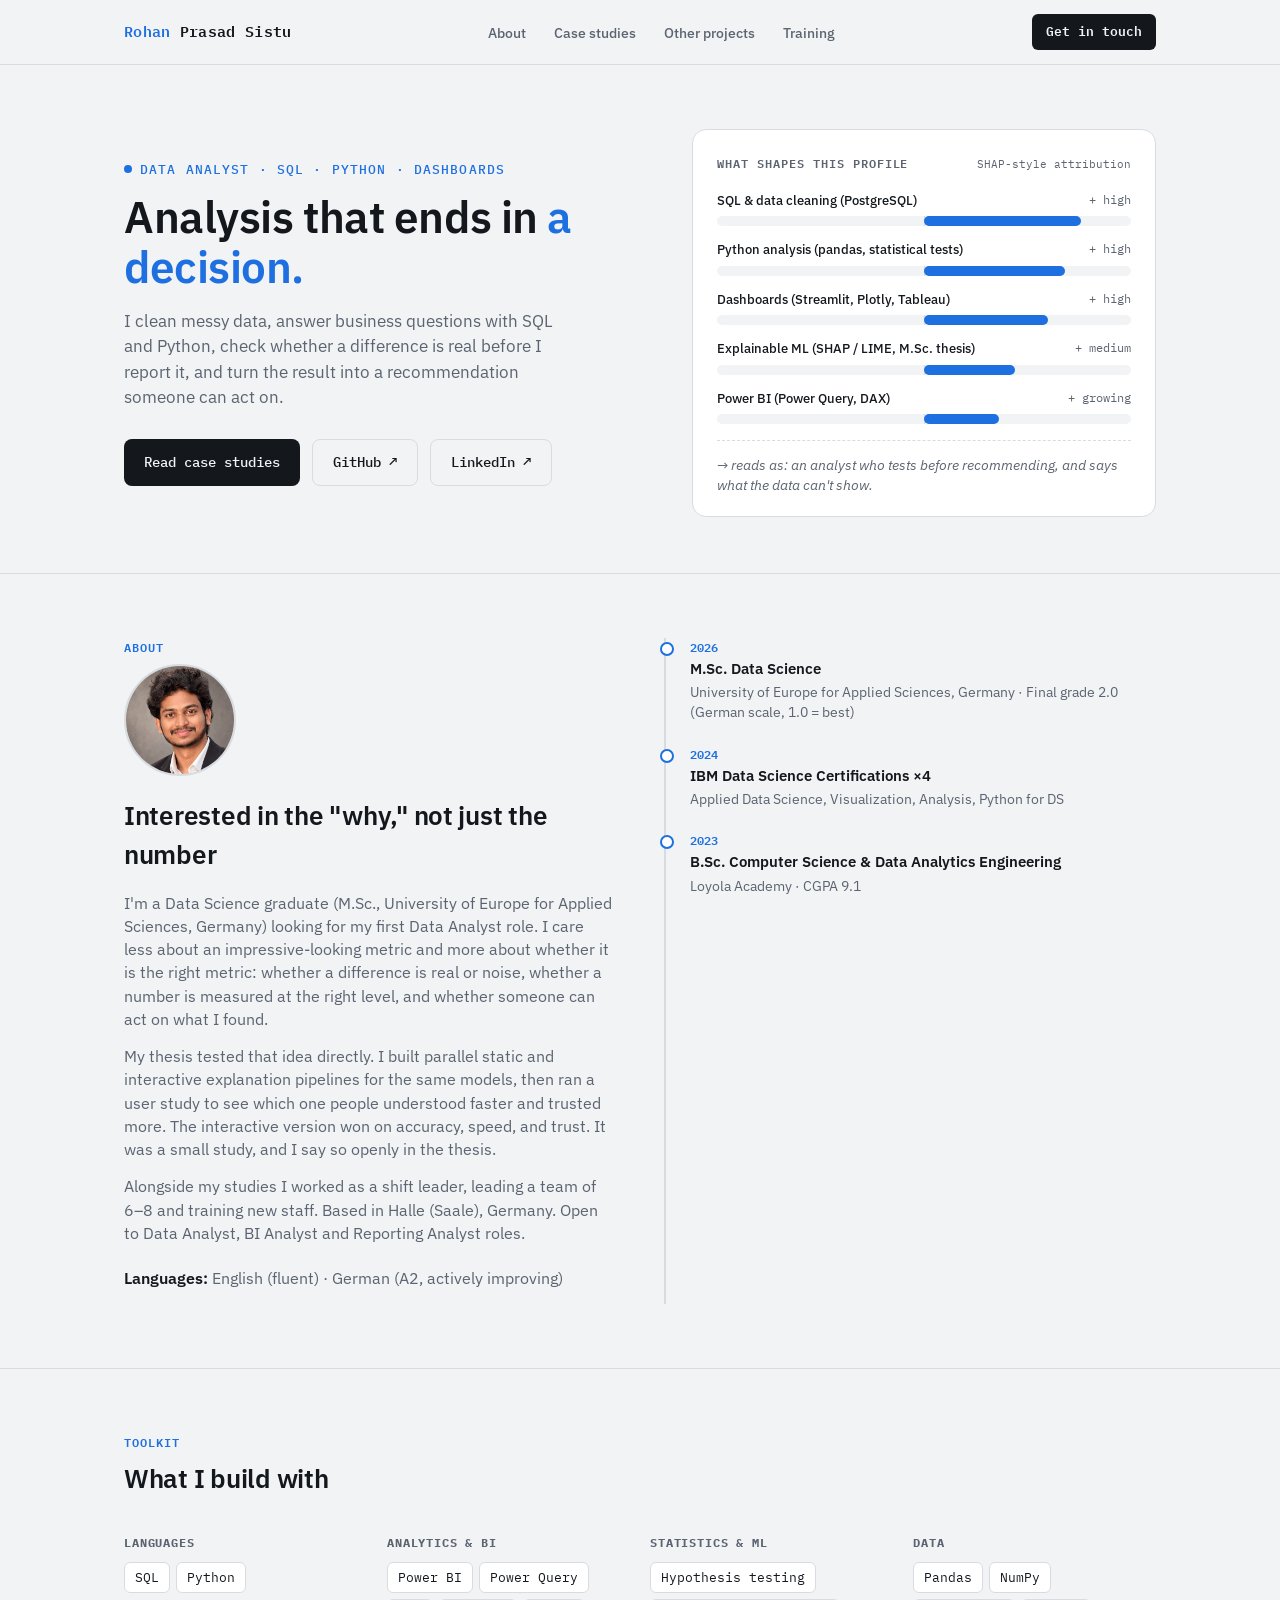
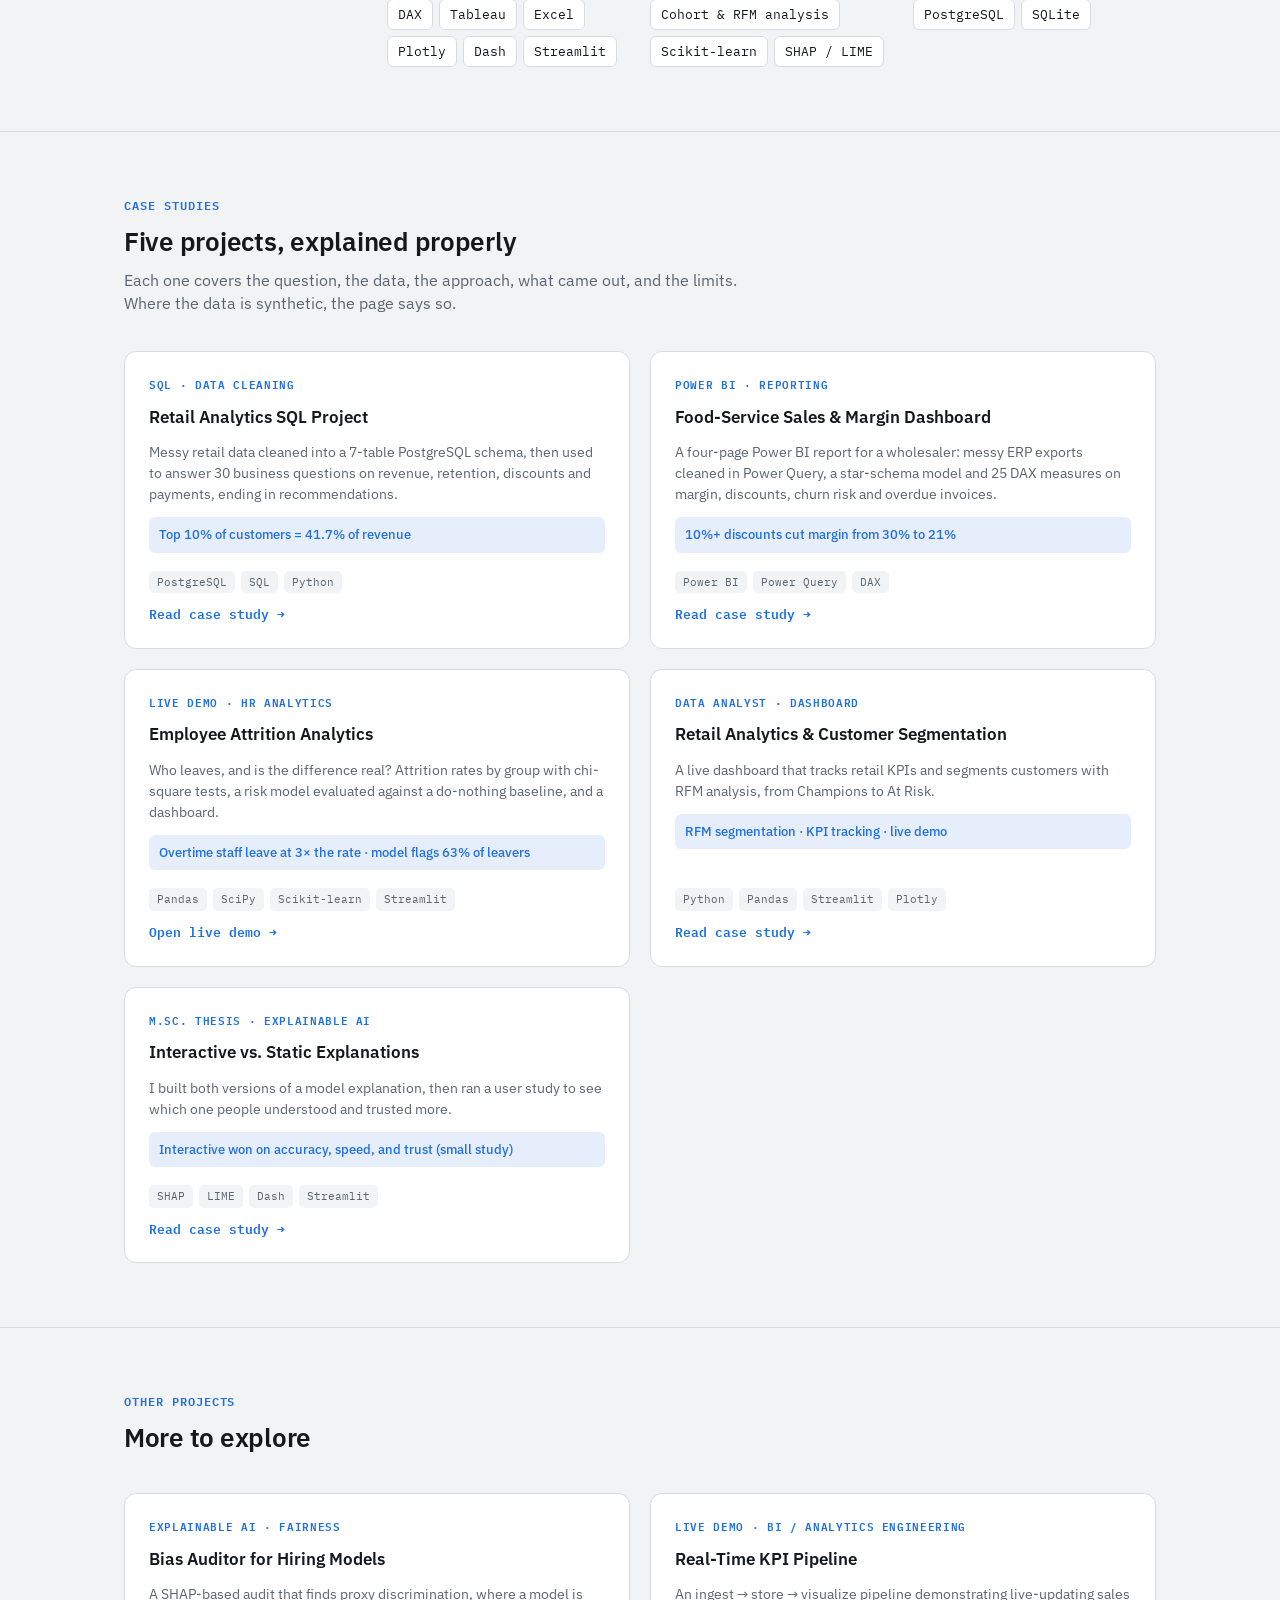
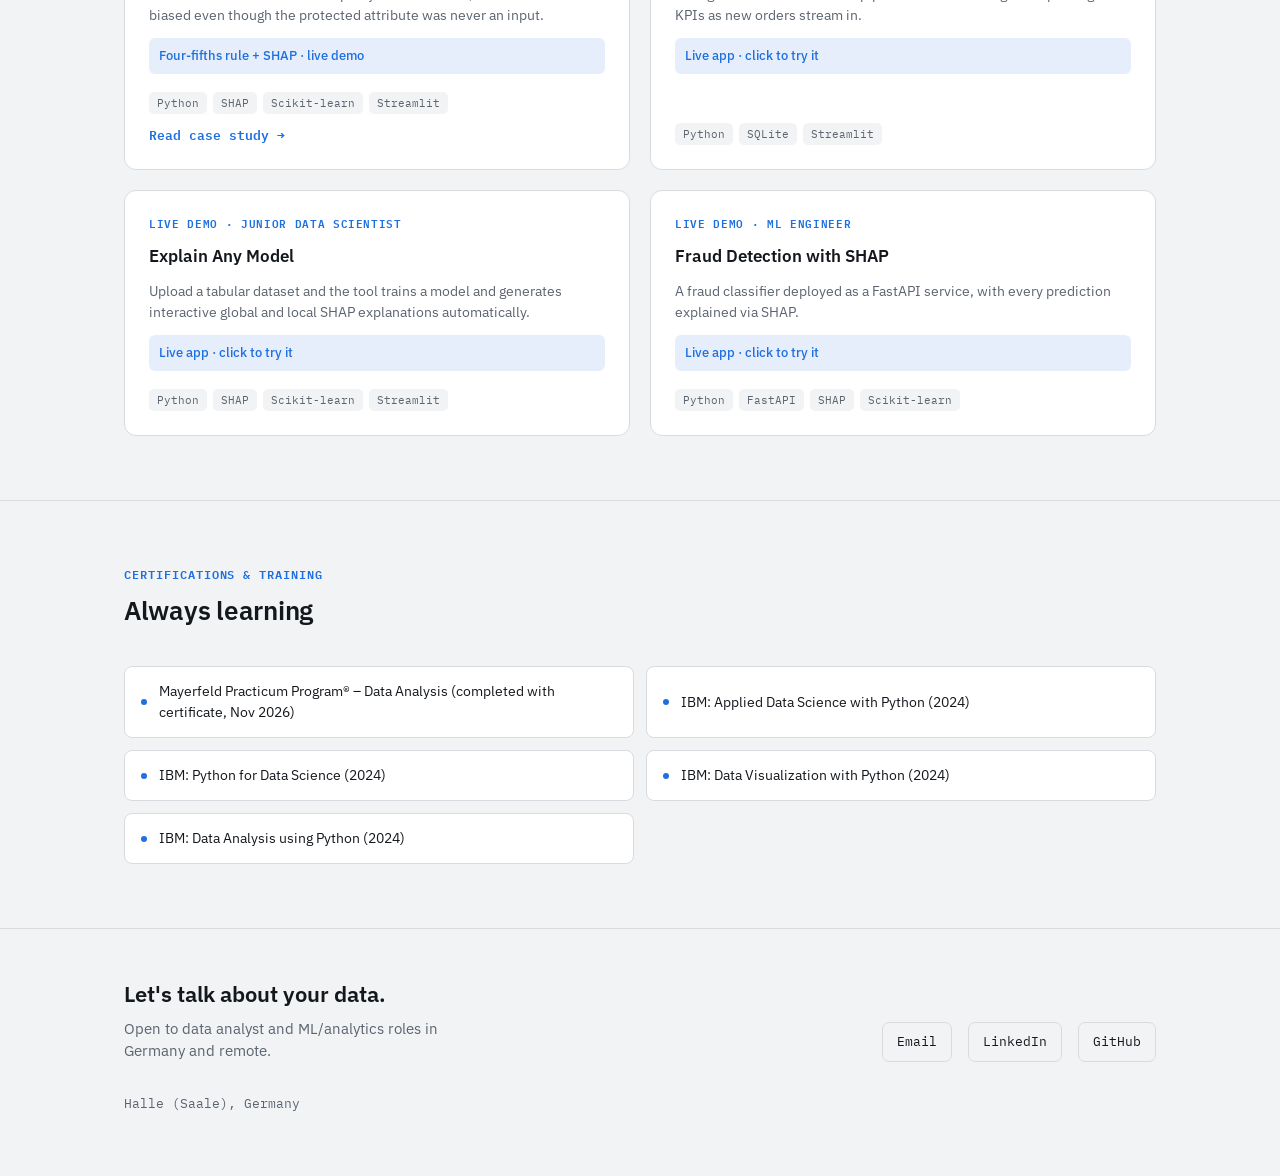
<file: index.html>
<!DOCTYPE html>
<html lang="en">
<head>
<meta charset="UTF-8">
<meta name="viewport" content="width=device-width, initial-scale=1.0">
<title>Rohan Prasad Sistu | Data Analyst</title>
<meta name="description" content="Portfolio of Rohan Prasad Sistu, Data Analyst: SQL, Python and dashboard case studies with findings, recommendations and honest limits.">
<meta property="og:title" content="Rohan Prasad Sistu | Data Analyst">
<meta property="og:description" content="Portfolio of Rohan Prasad Sistu, Data Analyst: SQL, Python and dashboard case studies with findings, recommendations and honest limits.">
<meta property="og:type" content="website">
<meta name="theme-color" content="#1E6FE0">
<link rel="icon" href="data:image/svg+xml,%3Csvg xmlns='http://www.w3.org/2000/svg' viewBox='0 0 64 64'%3E%3Crect width='64' height='64' rx='14' fill='%231E6FE0'/%3E%3Ctext x='32' y='44' font-family='monospace' font-size='34' font-weight='700' text-anchor='middle' fill='white'%3ER%3C/text%3E%3C/svg%3E">
<link rel="preconnect" href="https://fonts.googleapis.com">
<link rel="preconnect" href="https://fonts.gstatic.com" crossorigin>
<link href="https://fonts.googleapis.com/css2?family=IBM+Plex+Mono:wght@400;500;600;700&family=IBM+Plex+Sans:wght@400;500;600;700&display=swap" rel="stylesheet">
<link rel="stylesheet" href="assets/style.css">
</head>
<body>
<nav>
  <div class="wrap">
    <a class="brand" href="index.html" style="text-decoration:none;color:inherit;"><span>Rohan</span> Prasad Sistu</a>
    <ul>
      <li><a href="index.html#about">About</a></li>
      <li><a href="index.html#case-studies">Case studies</a></li>
      <li><a href="index.html#more">Other projects</a></li>
      <li><a href="index.html#certs">Training</a></li>
    </ul>
    <a class="nav-cta" href="mailto:rohanchowdary780@gmail.com">Get in touch</a>
  </div>
</nav>

<header class="hero">
  <div class="wrap hero-grid">
    <div>
      <div class="eyebrow">Data Analyst · SQL · Python · Dashboards</div>
      <h1>Analysis that ends in <span class="hl">a decision.</span></h1>
      <p class="lede">
        I clean messy data, answer business questions with SQL and Python, check whether a difference is real
        before I report it, and turn the result into a recommendation someone can act on.
      </p>
      <div class="btn-row">
        <a class="btn btn-primary" href="#case-studies">Read case studies</a>
        <a class="btn btn-ghost" href="https://github.com/Rohan-sistu" target="_blank" rel="noopener">GitHub ↗</a>
        <a class="btn btn-ghost" href="https://www.linkedin.com/in/rohan-prasad-sistu" target="_blank" rel="noopener">LinkedIn ↗</a>
      </div>
    </div>

    <div class="attribution" aria-label="Illustrative feature-attribution chart showing what shapes this profile">
      <div class="attribution-head">
        <span class="attribution-title">What shapes this profile</span>
        <span class="attribution-sub">SHAP-style attribution</span>
      </div>
      <div class="attr-row">
        <div class="attr-label"><span class="attr-name">SQL &amp; data cleaning (PostgreSQL)</span><span class="attr-val">+ high</span></div>
        <div class="attr-track"><span class="attr-baseline"></span><span class="attr-fill pos" style="width:38%"></span></div>
      </div>
      <div class="attr-row">
        <div class="attr-label"><span class="attr-name">Python analysis (pandas, statistical tests)</span><span class="attr-val">+ high</span></div>
        <div class="attr-track"><span class="attr-baseline"></span><span class="attr-fill pos" style="width:34%"></span></div>
      </div>
      <div class="attr-row">
        <div class="attr-label"><span class="attr-name">Dashboards (Streamlit, Plotly, Tableau)</span><span class="attr-val">+ high</span></div>
        <div class="attr-track"><span class="attr-baseline"></span><span class="attr-fill pos" style="width:30%"></span></div>
      </div>
      <div class="attr-row">
        <div class="attr-label"><span class="attr-name">Explainable ML (SHAP / LIME, M.Sc. thesis)</span><span class="attr-val">+ medium</span></div>
        <div class="attr-track"><span class="attr-baseline"></span><span class="attr-fill pos" style="width:22%"></span></div>
      </div>
      <div class="attr-row">
        <div class="attr-label"><span class="attr-name">Power BI (Power Query, DAX)</span><span class="attr-val">+ growing</span></div>
        <div class="attr-track"><span class="attr-baseline"></span><span class="attr-fill pos" style="width:18%"></span></div>
      </div>

      <div class="attribution-foot">→ reads as: an analyst who tests before recommending, and says what the data can't show.</div>
    </div>
  </div>
</header>

<section id="about">
  <div class="wrap about-grid">
    <div>
      <div class="section-eyebrow">About</div>
      <img src="assets/profile.jpg" alt="Rohan Prasad Sistu" class="profile-photo">
      <h2 style="margin-bottom:18px;">Interested in the "why," not just the number</h2>
      <p>
        I'm a Data Science graduate (M.Sc., University of Europe for Applied Sciences, Germany) looking for my
        first Data Analyst role. I care less about an impressive-looking metric and more about whether it is the
        right metric: whether a difference is real or noise, whether a number is measured at the right level, and
        whether someone can act on what I found.
      </p>
      <p>
        My thesis tested that idea directly. I built parallel static and interactive explanation pipelines for the
        same models, then ran a user study to see which one people understood faster and trusted more. The interactive
        version won on accuracy, speed, and trust. It was a small study, and I say so openly in the thesis.
      </p>
      <p>
        Alongside my studies I worked as a shift leader, leading a team of 6–8 and training new staff. Based in
        Halle (Saale), Germany. Open to Data Analyst, BI Analyst and Reporting Analyst roles.
      </p>
      <p class="lang-line"><b>Languages:</b> English (fluent) · German (A2, actively improving)</p>
    </div>
    <div class="timeline">
      <div class="tl-item">
        <div class="tl-year">2026</div>
        <div class="tl-title">M.Sc. Data Science</div>
        <div class="tl-sub">University of Europe for Applied Sciences, Germany · Final grade 2.0 (German scale, 1.0 = best)</div>
      </div>
      <div class="tl-item">
        <div class="tl-year">2024</div>
        <div class="tl-title">IBM Data Science Certifications ×4</div>
        <div class="tl-sub">Applied Data Science, Visualization, Analysis, Python for DS</div>
      </div>
      <div class="tl-item">
        <div class="tl-year">2023</div>
        <div class="tl-title">B.Sc. Computer Science &amp; Data Analytics Engineering</div>
        <div class="tl-sub">Loyola Academy · CGPA 9.1</div>
      </div>
    </div>
  </div>
</section>

<section id="skills">
  <div class="wrap">
    <div class="section-head">
      <div class="section-eyebrow">Toolkit</div>
      <h2>What I build with</h2>
    </div>
    <div class="skill-groups">
      <div class="skill-group"><h3>Languages</h3><div class="chips"><span class="chip">SQL</span><span class="chip">Python</span></div></div>
      <div class="skill-group"><h3>Analytics &amp; BI</h3><div class="chips"><span class="chip">Power BI</span><span class="chip">Power Query</span><span class="chip">DAX</span><span class="chip">Tableau</span><span class="chip">Excel</span><span class="chip">Plotly</span><span class="chip">Dash</span><span class="chip">Streamlit</span></div></div>
      <div class="skill-group"><h3>Statistics &amp; ML</h3><div class="chips"><span class="chip">Hypothesis testing</span><span class="chip">Cohort &amp; RFM analysis</span><span class="chip">Scikit-learn</span><span class="chip">SHAP / LIME</span></div></div>
      <div class="skill-group"><h3>Data</h3><div class="chips"><span class="chip">Pandas</span><span class="chip">NumPy</span><span class="chip">PostgreSQL</span><span class="chip">SQLite</span></div></div>
    </div>
  </div>
</section>

<section id="case-studies">
  <div class="wrap">
    <div class="section-head">
      <div class="section-eyebrow">Case studies</div>
      <h2>Five projects, explained properly</h2>
      <p class="section-sub">Each one covers the question, the data, the approach, what came out, and the limits. Where the data is synthetic, the page says so.</p>
    </div>
    <div class="project-grid">
      <a class="card" href="projects/sql-retail-analytics.html">
        <span class="card-tag">SQL · Data Cleaning</span>
        <h3>Retail Analytics SQL Project</h3>
        <p>Messy retail data cleaned into a 7-table PostgreSQL schema, then used to answer 30 business questions on revenue, retention, discounts and payments, ending in recommendations.</p>
        <div class="card-result">Top 10% of customers = 41.7% of revenue</div>
        <div class="card-stack"><span>PostgreSQL</span><span>SQL</span><span>Python</span></div>
        <span class="card-link">Read case study →</span>
      </a>

      <a class="card" href="projects/powerbi-foodservice-sales.html">
        <span class="card-tag">Power BI · Reporting</span>
        <h3>Food-Service Sales &amp; Margin Dashboard</h3>
        <p>A four-page Power BI report for a wholesaler: messy ERP exports cleaned in Power Query, a star-schema model and 25 DAX measures on margin, discounts, churn risk and overdue invoices.</p>
        <div class="card-result">10%+ discounts cut margin from 30% to 21%</div>
        <div class="card-stack"><span>Power BI</span><span>Power Query</span><span>DAX</span></div>
        <span class="card-link">Read case study →</span>
      </a>

      <a class="card" href="https://rohan-attrition-analytics.streamlit.app/" target="_blank" rel="noopener">
        <span class="card-tag">Live Demo · HR Analytics</span>
        <h3>Employee Attrition Analytics</h3>
        <p>Who leaves, and is the difference real? Attrition rates by group with chi-square tests, a risk model evaluated against a do-nothing baseline, and a dashboard.</p>
        <div class="card-result">Overtime staff leave at 3× the rate · model flags 63% of leavers</div>
        <div class="card-stack"><span>Pandas</span><span>SciPy</span><span>Scikit-learn</span><span>Streamlit</span></div>
        <span class="card-link">Open live demo →</span>
      </a>

      <a class="card" href="projects/retail-rfm-dashboard.html">
        <span class="card-tag">Data Analyst · Dashboard</span>
        <h3>Retail Analytics &amp; Customer Segmentation</h3>
        <p>A live dashboard that tracks retail KPIs and segments customers with RFM analysis, from Champions to At Risk.</p>
        <div class="card-result">RFM segmentation · KPI tracking · live demo</div>
        <div class="card-stack"><span>Python</span><span>Pandas</span><span>Streamlit</span><span>Plotly</span></div>
        <span class="card-link">Read case study →</span>
      </a>

      <a class="card" href="projects/ml-interpretability-thesis.html">
        <span class="card-tag">M.Sc. Thesis · Explainable AI</span>
        <h3>Interactive vs. Static Explanations</h3>
        <p>I built both versions of a model explanation, then ran a user study to see which one people understood and trusted more.</p>
        <div class="card-result">Interactive won on accuracy, speed, and trust (small study)</div>
        <div class="card-stack"><span>SHAP</span><span>LIME</span><span>Dash</span><span>Streamlit</span></div>
        <span class="card-link">Read case study →</span>
      </a>

    </div>
  </div>
</section>

<section id="more">
  <div class="wrap">
    <div class="section-head">
      <div class="section-eyebrow">Other projects</div>
      <h2>More to explore</h2>
    </div>
    <div class="project-grid">
      <a class="card" href="projects/bias-auditor.html">
        <span class="card-tag">Explainable AI · Fairness</span>
        <h3>Bias Auditor for Hiring Models</h3>
        <p>A SHAP-based audit that finds proxy discrimination, where a model is biased even though the protected attribute was never an input.</p>
        <div class="card-result">Four-fifths rule + SHAP · live demo</div>
        <div class="card-stack"><span>Python</span><span>SHAP</span><span>Scikit-learn</span><span>Streamlit</span></div>
        <span class="card-link">Read case study →</span>
      </a>

      <a class="card" href="https://realtime-kpi-pipeline.streamlit.app/" target="_blank" rel="noopener">
        <span class="card-tag">Live Demo · BI / Analytics Engineering</span>
        <h3>Real-Time KPI Pipeline</h3>
        <p>An ingest → store → visualize pipeline demonstrating live-updating sales KPIs as new orders stream in.</p>
        <div class="card-result">Live app · click to try it</div>
        <div class="card-stack"><span>Python</span><span>SQLite</span><span>Streamlit</span></div>
        
      </a>

      <a class="card" href="https://explain-any-model.streamlit.app/" target="_blank" rel="noopener">
        <span class="card-tag">Live Demo · Junior Data Scientist</span>
        <h3>Explain Any Model</h3>
        <p>Upload a tabular dataset and the tool trains a model and generates interactive global and local SHAP explanations automatically.</p>
        <div class="card-result">Live app · click to try it</div>
        <div class="card-stack"><span>Python</span><span>SHAP</span><span>Scikit-learn</span><span>Streamlit</span></div>
        
      </a>

      <a class="card" href="https://fraud-detection-api1.streamlit.app/" target="_blank" rel="noopener">
        <span class="card-tag">Live Demo · ML Engineer</span>
        <h3>Fraud Detection with SHAP</h3>
        <p>A fraud classifier deployed as a FastAPI service, with every prediction explained via SHAP.</p>
        <div class="card-result">Live app · click to try it</div>
        <div class="card-stack"><span>Python</span><span>FastAPI</span><span>SHAP</span><span>Scikit-learn</span></div>
        
      </a>

    </div>
  </div>
</section>

<section id="certs">
  <div class="wrap">
    <div class="section-head">
      <div class="section-eyebrow">Certifications &amp; training</div>
      <h2>Always learning</h2>
    </div>
    <div class="cert-list">
      <div class="cert-item"><span class="dot"></span>Mayerfeld Practicum Program® – Data Analysis (completed with certificate, Nov 2026)</div>
      <div class="cert-item"><span class="dot"></span>IBM: Applied Data Science with Python (2024)</div>
      <div class="cert-item"><span class="dot"></span>IBM: Python for Data Science (2024)</div>
      <div class="cert-item"><span class="dot"></span>IBM: Data Visualization with Python (2024)</div>
      <div class="cert-item"><span class="dot"></span>IBM: Data Analysis using Python (2024)</div>
    </div>
  </div>
</section>
<footer>
  <div class="wrap">
    <div class="footer-grid">
      <div>
        <div class="footer-title">Let's talk about your data.</div>
        <div class="footer-sub">Open to data analyst and ML/analytics roles in Germany and remote.</div>
      </div>
      <div class="footer-links">
        <a href="mailto:rohanchowdary780@gmail.com">Email</a>
        <a href="https://www.linkedin.com/in/rohan-prasad-sistu" target="_blank" rel="noopener">LinkedIn</a>
        <a href="https://github.com/Rohan-sistu" target="_blank" rel="noopener">GitHub</a>
      </div>
    </div>
    <div class="footer-note">Halle (Saale), Germany</div>
  </div>
</footer>
</body>
</html>
</file>
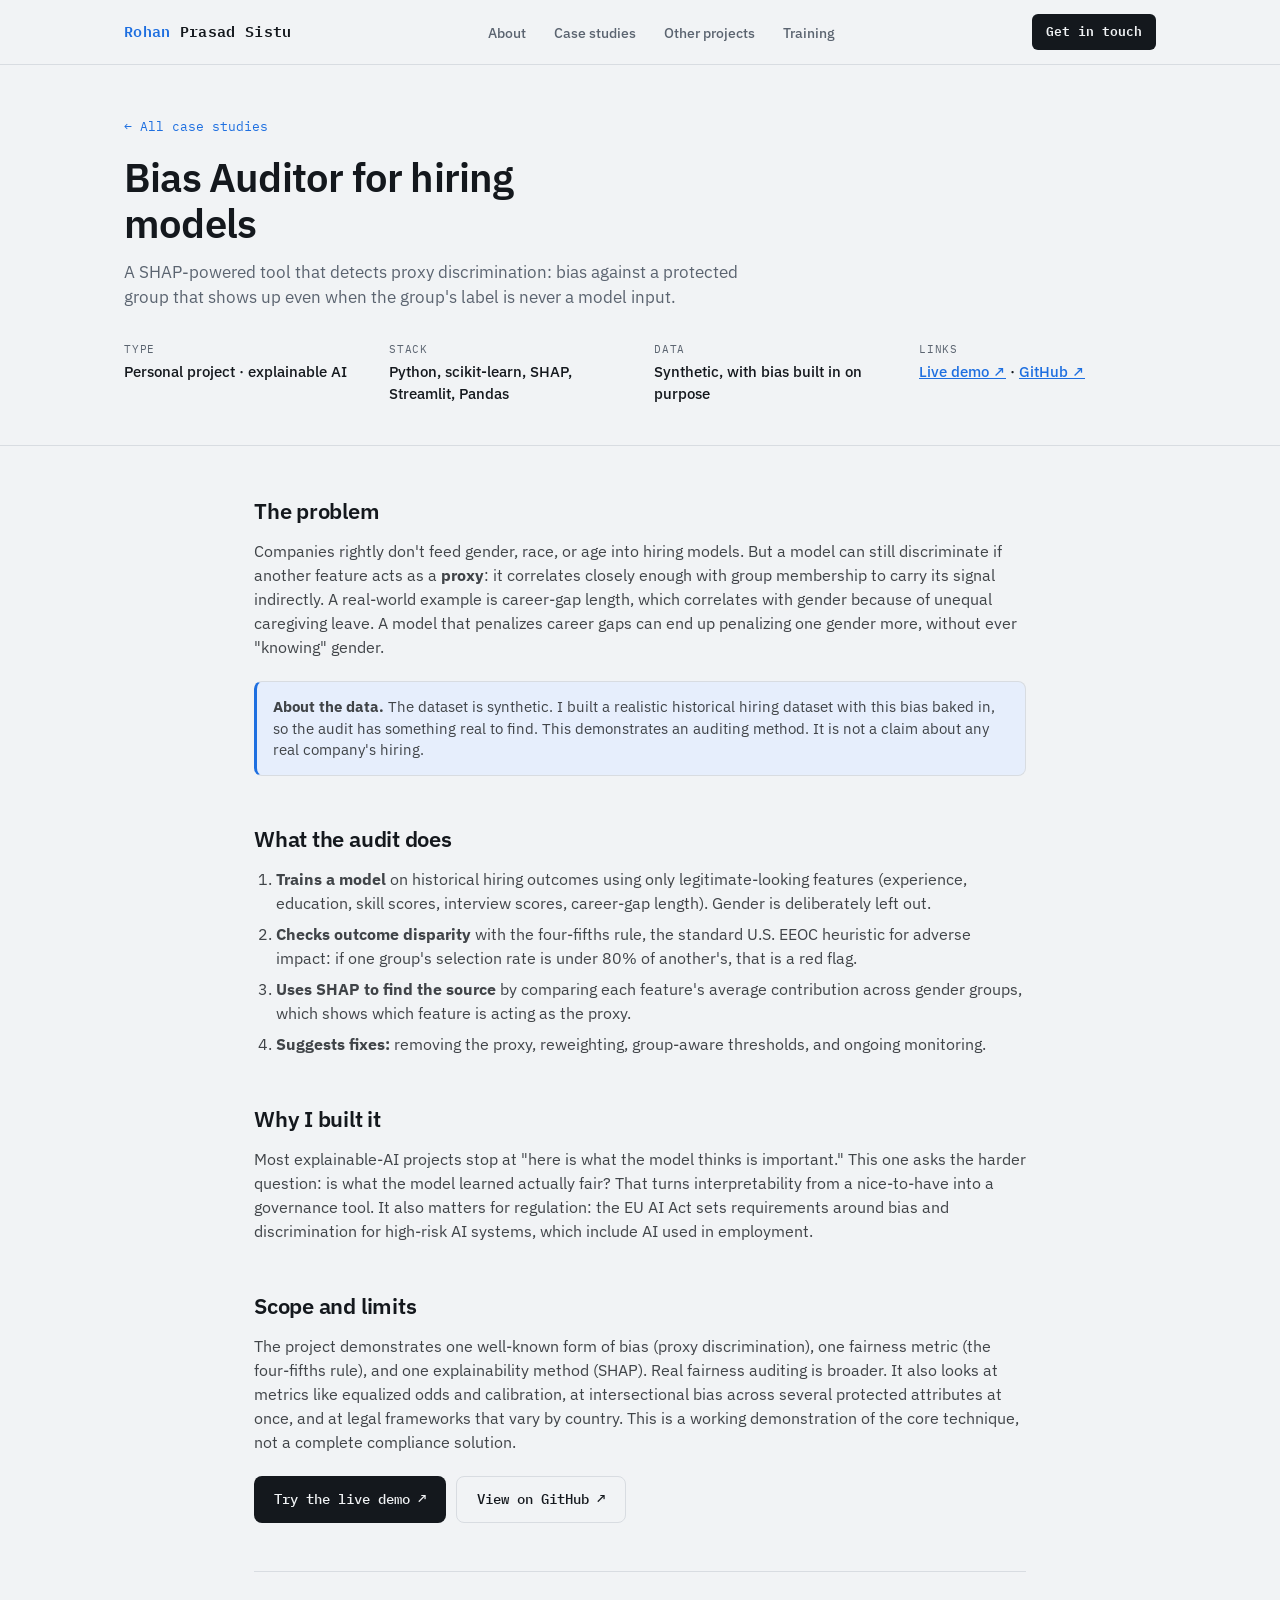
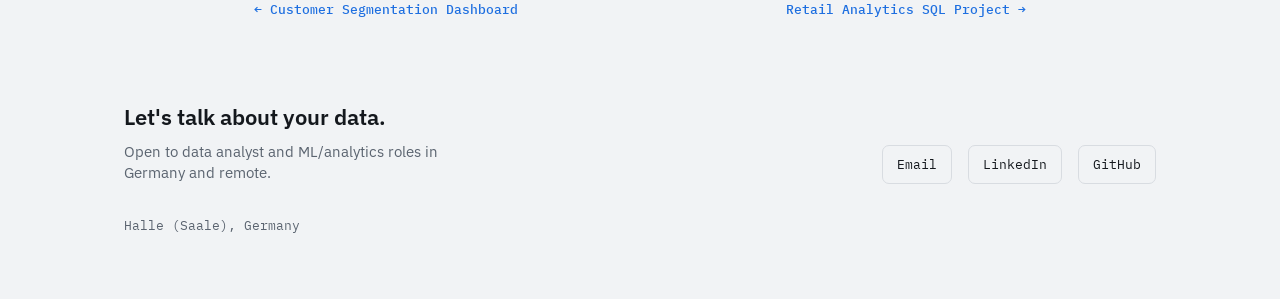
<file: projects/bias-auditor.html>
<!DOCTYPE html>
<html lang="en">
<head>
<meta charset="UTF-8">
<meta name="viewport" content="width=device-width, initial-scale=1.0">
<title>Bias Auditor for Hiring Models | Rohan Prasad Sistu</title>
<meta name="description" content="Case study: a SHAP-based tool that detects proxy discrimination in hiring models using the four-fifths rule.">
<meta property="og:title" content="Bias Auditor for Hiring Models | Rohan Prasad Sistu">
<meta property="og:description" content="Case study: a SHAP-based tool that detects proxy discrimination in hiring models using the four-fifths rule.">
<meta property="og:type" content="website">
<meta name="theme-color" content="#1E6FE0">
<link rel="icon" href="data:image/svg+xml,%3Csvg xmlns='http://www.w3.org/2000/svg' viewBox='0 0 64 64'%3E%3Crect width='64' height='64' rx='14' fill='%231E6FE0'/%3E%3Ctext x='32' y='44' font-family='monospace' font-size='34' font-weight='700' text-anchor='middle' fill='white'%3ER%3C/text%3E%3C/svg%3E">
<link rel="preconnect" href="https://fonts.googleapis.com">
<link rel="preconnect" href="https://fonts.gstatic.com" crossorigin>
<link href="https://fonts.googleapis.com/css2?family=IBM+Plex+Mono:wght@400;500;600;700&family=IBM+Plex+Sans:wght@400;500;600;700&display=swap" rel="stylesheet">
<link rel="stylesheet" href="../assets/style.css">
</head>
<body>
<nav>
  <div class="wrap">
    <a class="brand" href="../index.html" style="text-decoration:none;color:inherit;"><span>Rohan</span> Prasad Sistu</a>
    <ul>
      <li><a href="../index.html#about">About</a></li>
      <li><a href="../index.html#case-studies">Case studies</a></li>
      <li><a href="../index.html#more">Other projects</a></li>
      <li><a href="../index.html#certs">Training</a></li>
    </ul>
    <a class="nav-cta" href="mailto:rohanchowdary780@gmail.com">Get in touch</a>
  </div>
</nav>

<header class="cs-head">
  <div class="wrap">
    <div class="crumb"><a href="../index.html#case-studies">← All case studies</a></div>
    <h1>Bias Auditor for hiring models</h1>
    <p class="cs-sum">A SHAP-powered tool that detects proxy discrimination: bias against a protected group that shows up even when the group's label is never a model input.</p>
    <dl class="meta"><div><dt>Type</dt><dd>Personal project · explainable AI</dd></div><div><dt>Stack</dt><dd>Python, scikit-learn, SHAP, Streamlit, Pandas</dd></div><div><dt>Data</dt><dd>Synthetic, with bias built in on purpose</dd></div><div><dt>Links</dt><dd><a href="https://bias-auditor-hiring.streamlit.app/" target="_blank" rel="noopener">Live demo ↗</a> · <a href="https://github.com/Rohan-sistu/bias-auditor-hiring" target="_blank" rel="noopener">GitHub ↗</a></dd></div></dl>
  </div>
</header>
<main class="cs-body">
  <div class="wrap">

    <h2>The problem</h2>
    <p>Companies rightly don't feed gender, race, or age into hiring models. But a model can still discriminate if another feature acts as a <b>proxy</b>: it correlates closely enough with group membership to carry its signal indirectly. A real-world example is career-gap length, which correlates with gender because of unequal caregiving leave. A model that penalizes career gaps can end up penalizing one gender more, without ever "knowing" gender.</p>
    <div class="callout"><p><b>About the data.</b> The dataset is synthetic. I built a realistic historical hiring dataset with this bias baked in, so the audit has something real to find. This demonstrates an auditing method. It is not a claim about any real company's hiring.</p></div>

    <h2>What the audit does</h2>
    <ol>
      <li><b>Trains a model</b> on historical hiring outcomes using only legitimate-looking features (experience, education, skill scores, interview scores, career-gap length). Gender is deliberately left out.</li>
      <li><b>Checks outcome disparity</b> with the four-fifths rule, the standard U.S. EEOC heuristic for adverse impact: if one group's selection rate is under 80% of another's, that is a red flag.</li>
      <li><b>Uses SHAP to find the source</b> by comparing each feature's average contribution across gender groups, which shows which feature is acting as the proxy.</li>
      <li><b>Suggests fixes:</b> removing the proxy, reweighting, group-aware thresholds, and ongoing monitoring.</li>
    </ol>

    <h2>Why I built it</h2>
    <p>Most explainable-AI projects stop at "here is what the model thinks is important." This one asks the harder question: is what the model learned actually fair? That turns interpretability from a nice-to-have into a governance tool. It also matters for regulation: the EU AI Act sets requirements around bias and discrimination for high-risk AI systems, which include AI used in employment.</p>

    <h2>Scope and limits</h2>
    <p>The project demonstrates one well-known form of bias (proxy discrimination), one fairness metric (the four-fifths rule), and one explainability method (SHAP). Real fairness auditing is broader. It also looks at metrics like equalized odds and calibration, at intersectional bias across several protected attributes at once, and at legal frameworks that vary by country. This is a working demonstration of the core technique, not a complete compliance solution.</p>
    <div class="pill-row">
      <a class="btn btn-primary" href="https://bias-auditor-hiring.streamlit.app/" target="_blank" rel="noopener">Try the live demo ↗</a>
      <a class="btn btn-ghost" href="https://github.com/Rohan-sistu/bias-auditor-hiring" target="_blank" rel="noopener">View on GitHub ↗</a>
    </div>

    <div class="cs-nav">
      <a href="retail-rfm-dashboard.html">← Customer Segmentation Dashboard</a>
      <a href="sql-retail-analytics.html">Retail Analytics SQL Project →</a>
    </div>
  </div>
</main>
<footer>
  <div class="wrap">
    <div class="footer-grid">
      <div>
        <div class="footer-title">Let's talk about your data.</div>
        <div class="footer-sub">Open to data analyst and ML/analytics roles in Germany and remote.</div>
      </div>
      <div class="footer-links">
        <a href="mailto:rohanchowdary780@gmail.com">Email</a>
        <a href="https://www.linkedin.com/in/rohan-prasad-sistu" target="_blank" rel="noopener">LinkedIn</a>
        <a href="https://github.com/Rohan-sistu" target="_blank" rel="noopener">GitHub</a>
      </div>
    </div>
    <div class="footer-note">Halle (Saale), Germany</div>
  </div>
</footer>
</body>
</html>
</file>
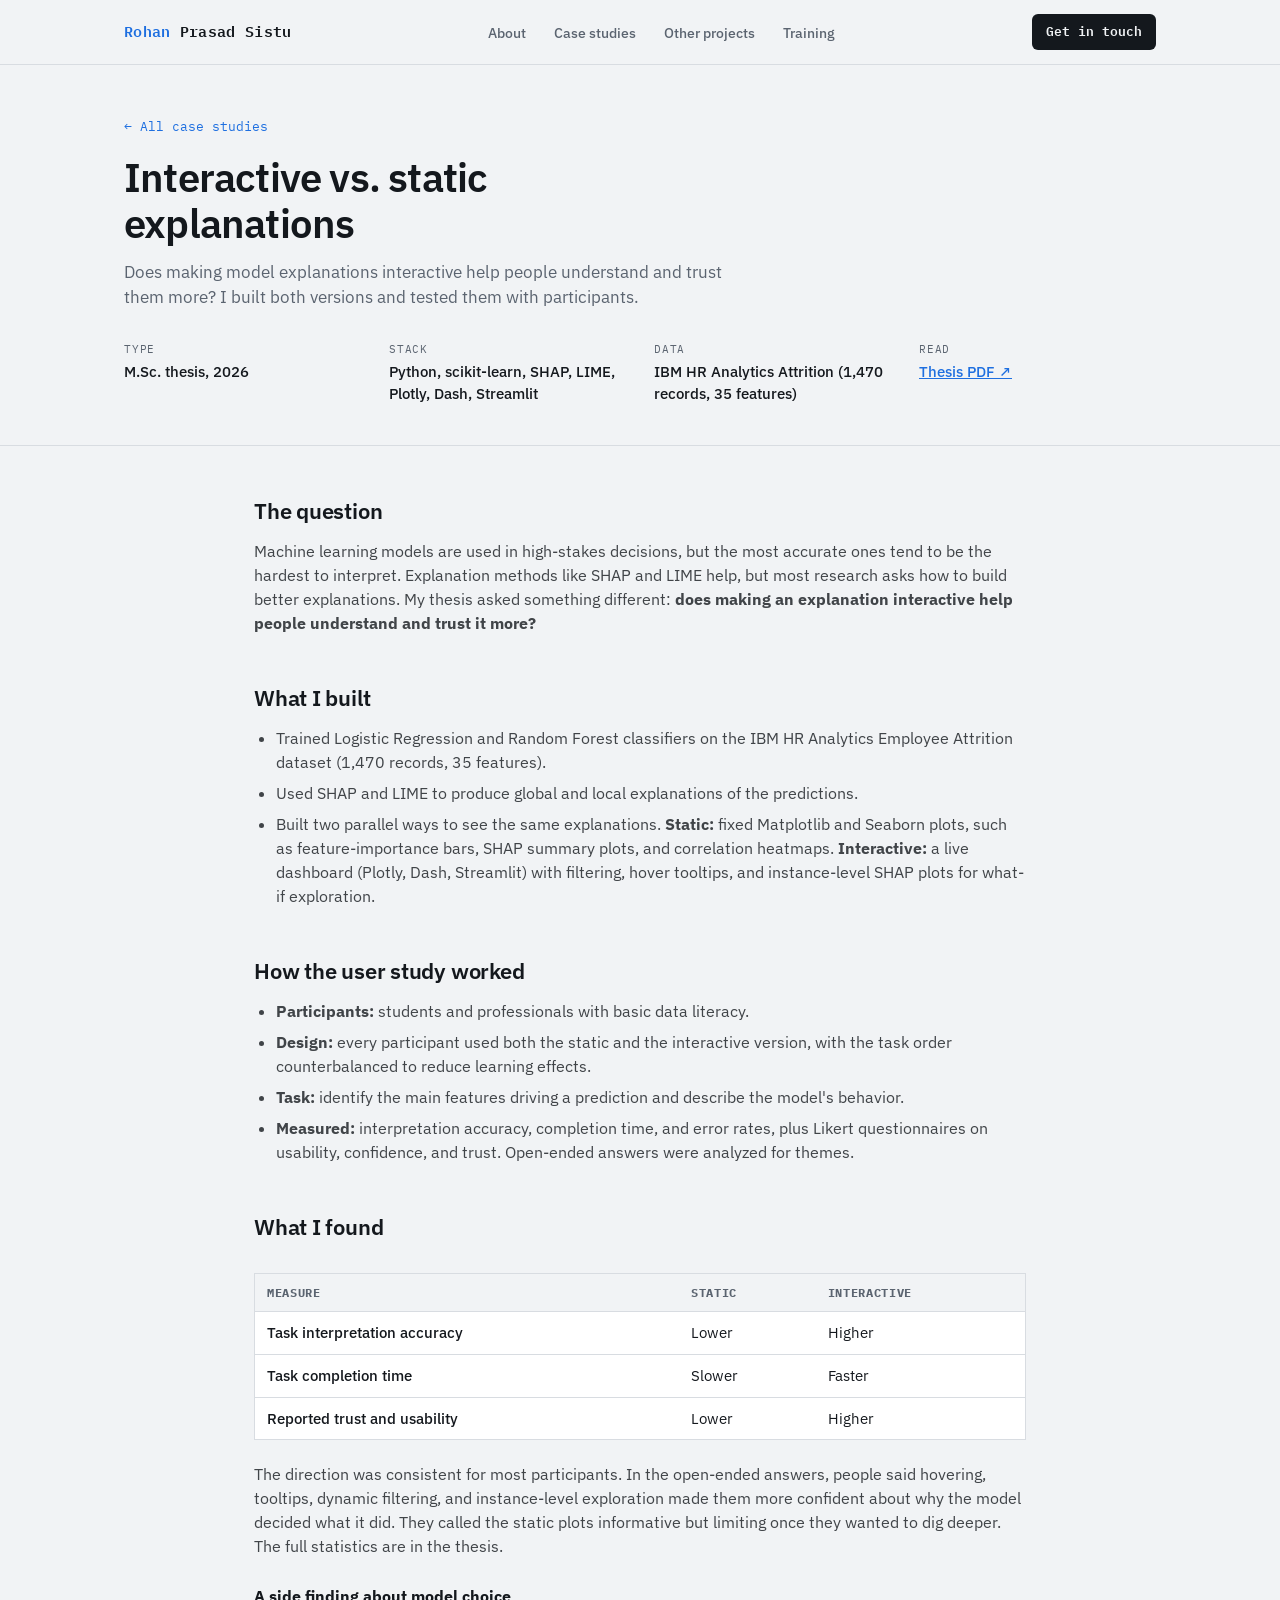
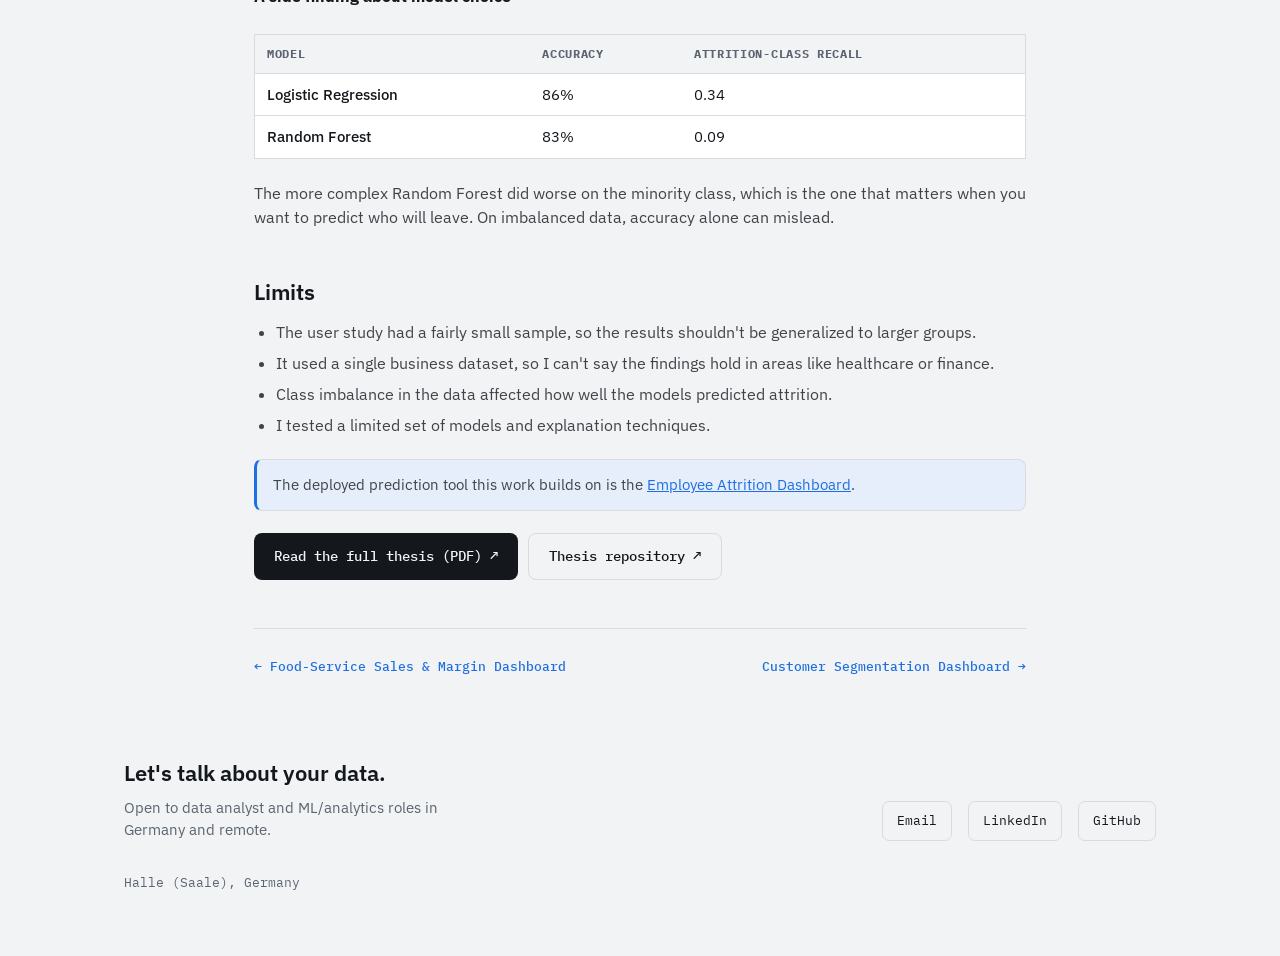
<file: projects/ml-interpretability-thesis.html>
<!DOCTYPE html>
<html lang="en">
<head>
<meta charset="UTF-8">
<meta name="viewport" content="width=device-width, initial-scale=1.0">
<title>Interactive vs. Static Explanations | Rohan Prasad Sistu</title>
<meta name="description" content="Case study: an M.Sc. thesis user study comparing static and interactive SHAP and LIME explanations on understanding, speed, and trust.">
<meta property="og:title" content="Interactive vs. Static Explanations | Rohan Prasad Sistu">
<meta property="og:description" content="Case study: an M.Sc. thesis user study comparing static and interactive SHAP and LIME explanations on understanding, speed, and trust.">
<meta property="og:type" content="website">
<meta name="theme-color" content="#1E6FE0">
<link rel="icon" href="data:image/svg+xml,%3Csvg xmlns='http://www.w3.org/2000/svg' viewBox='0 0 64 64'%3E%3Crect width='64' height='64' rx='14' fill='%231E6FE0'/%3E%3Ctext x='32' y='44' font-family='monospace' font-size='34' font-weight='700' text-anchor='middle' fill='white'%3ER%3C/text%3E%3C/svg%3E">
<link rel="preconnect" href="https://fonts.googleapis.com">
<link rel="preconnect" href="https://fonts.gstatic.com" crossorigin>
<link href="https://fonts.googleapis.com/css2?family=IBM+Plex+Mono:wght@400;500;600;700&family=IBM+Plex+Sans:wght@400;500;600;700&display=swap" rel="stylesheet">
<link rel="stylesheet" href="../assets/style.css">
</head>
<body>
<nav>
  <div class="wrap">
    <a class="brand" href="../index.html" style="text-decoration:none;color:inherit;"><span>Rohan</span> Prasad Sistu</a>
    <ul>
      <li><a href="../index.html#about">About</a></li>
      <li><a href="../index.html#case-studies">Case studies</a></li>
      <li><a href="../index.html#more">Other projects</a></li>
      <li><a href="../index.html#certs">Training</a></li>
    </ul>
    <a class="nav-cta" href="mailto:rohanchowdary780@gmail.com">Get in touch</a>
  </div>
</nav>

<header class="cs-head">
  <div class="wrap">
    <div class="crumb"><a href="../index.html#case-studies">← All case studies</a></div>
    <h1>Interactive vs. static explanations</h1>
    <p class="cs-sum">Does making model explanations interactive help people understand and trust them more? I built both versions and tested them with participants.</p>
    <dl class="meta"><div><dt>Type</dt><dd>M.Sc. thesis, 2026</dd></div><div><dt>Stack</dt><dd>Python, scikit-learn, SHAP, LIME, Plotly, Dash, Streamlit</dd></div><div><dt>Data</dt><dd>IBM HR Analytics Attrition (1,470 records, 35 features)</dd></div><div><dt>Read</dt><dd><a href="https://github.com/Rohan-sistu/-ml-interpretability-thesis/blob/main/Master_Thesis_Rohan_Prasad_Sistu.pdf" target="_blank" rel="noopener">Thesis PDF ↗</a></dd></div></dl>
  </div>
</header>
<main class="cs-body">
  <div class="wrap">

    <h2>The question</h2>
    <p>Machine learning models are used in high-stakes decisions, but the most accurate ones tend to be the hardest to interpret. Explanation methods like SHAP and LIME help, but most research asks how to build better explanations. My thesis asked something different: <b>does making an explanation interactive help people understand and trust it more?</b></p>

    <h2>What I built</h2>
    <ul>
      <li>Trained Logistic Regression and Random Forest classifiers on the IBM HR Analytics Employee Attrition dataset (1,470 records, 35 features).</li>
      <li>Used SHAP and LIME to produce global and local explanations of the predictions.</li>
      <li>Built two parallel ways to see the same explanations. <b>Static:</b> fixed Matplotlib and Seaborn plots, such as feature-importance bars, SHAP summary plots, and correlation heatmaps. <b>Interactive:</b> a live dashboard (Plotly, Dash, Streamlit) with filtering, hover tooltips, and instance-level SHAP plots for what-if exploration.</li>
    </ul>

    <h2>How the user study worked</h2>
    <ul>
      <li><b>Participants:</b> students and professionals with basic data literacy.</li>
      <li><b>Design:</b> every participant used both the static and the interactive version, with the task order counterbalanced to reduce learning effects.</li>
      <li><b>Task:</b> identify the main features driving a prediction and describe the model's behavior.</li>
      <li><b>Measured:</b> interpretation accuracy, completion time, and error rates, plus Likert questionnaires on usability, confidence, and trust. Open-ended answers were analyzed for themes.</li>
    </ul>

    <h2>What I found</h2>
    <div class="t-wrap"><table class="t">
      <tr><th>Measure</th><th>Static</th><th>Interactive</th></tr>
      <tr><td>Task interpretation accuracy</td><td>Lower</td><td>Higher</td></tr>
      <tr><td>Task completion time</td><td>Slower</td><td>Faster</td></tr>
      <tr><td>Reported trust and usability</td><td>Lower</td><td>Higher</td></tr>
    </table></div>
    <p>The direction was consistent for most participants. In the open-ended answers, people said hovering, tooltips, dynamic filtering, and instance-level exploration made them more confident about why the model decided what it did. They called the static plots informative but limiting once they wanted to dig deeper. The full statistics are in the thesis.</p>

    <h3>A side finding about model choice</h3>
    <div class="t-wrap"><table class="t">
      <tr><th>Model</th><th>Accuracy</th><th>Attrition-class recall</th></tr>
      <tr><td>Logistic Regression</td><td>86%</td><td>0.34</td></tr>
      <tr><td>Random Forest</td><td>83%</td><td>0.09</td></tr>
    </table></div>
    <p>The more complex Random Forest did worse on the minority class, which is the one that matters when you want to predict who will leave. On imbalanced data, accuracy alone can mislead.</p>

    <h2>Limits</h2>
    <ul>
      <li>The user study had a fairly small sample, so the results shouldn't be generalized to larger groups.</li>
      <li>It used a single business dataset, so I can't say the findings hold in areas like healthcare or finance.</li>
      <li>Class imbalance in the data affected how well the models predicted attrition.</li>
      <li>I tested a limited set of models and explanation techniques.</li>
    </ul>
    <div class="callout"><p>The deployed prediction tool this work builds on is the <a href="https://github.com/Rohan-sistu/employee-attrition-dashboard" target="_blank" rel="noopener" style="color:var(--blue)">Employee Attrition Dashboard</a>.</p></div>
    <div class="pill-row">
      <a class="btn btn-primary" href="https://github.com/Rohan-sistu/-ml-interpretability-thesis/blob/main/Master_Thesis_Rohan_Prasad_Sistu.pdf" target="_blank" rel="noopener">Read the full thesis (PDF) ↗</a>
      <a class="btn btn-ghost" href="https://github.com/Rohan-sistu/-ml-interpretability-thesis" target="_blank" rel="noopener">Thesis repository ↗</a>
    </div>

    <div class="cs-nav">
      <a href="powerbi-foodservice-sales.html">← Food-Service Sales &amp; Margin Dashboard</a>
      <a href="retail-rfm-dashboard.html">Customer Segmentation Dashboard →</a>
    </div>
  </div>
</main>
<footer>
  <div class="wrap">
    <div class="footer-grid">
      <div>
        <div class="footer-title">Let's talk about your data.</div>
        <div class="footer-sub">Open to data analyst and ML/analytics roles in Germany and remote.</div>
      </div>
      <div class="footer-links">
        <a href="mailto:rohanchowdary780@gmail.com">Email</a>
        <a href="https://www.linkedin.com/in/rohan-prasad-sistu" target="_blank" rel="noopener">LinkedIn</a>
        <a href="https://github.com/Rohan-sistu" target="_blank" rel="noopener">GitHub</a>
      </div>
    </div>
    <div class="footer-note">Halle (Saale), Germany</div>
  </div>
</footer>
</body>
</html>
</file>
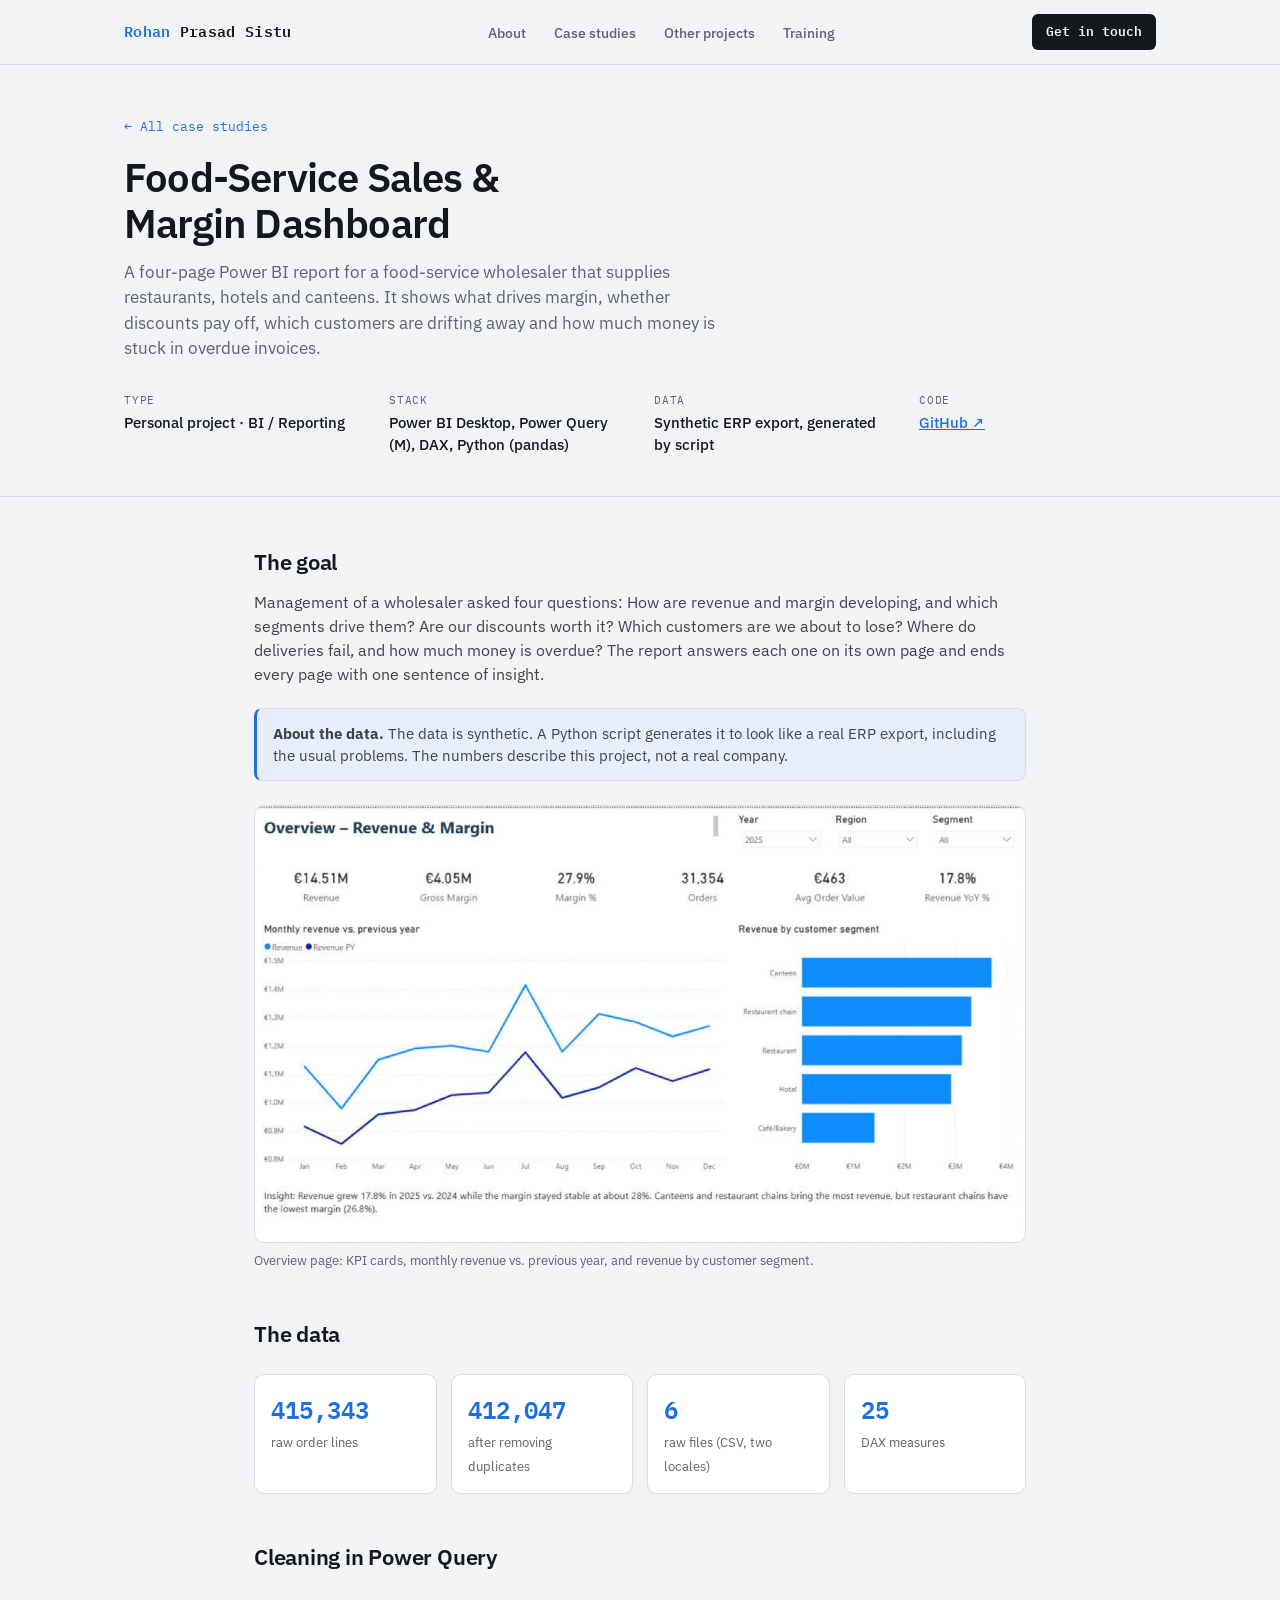
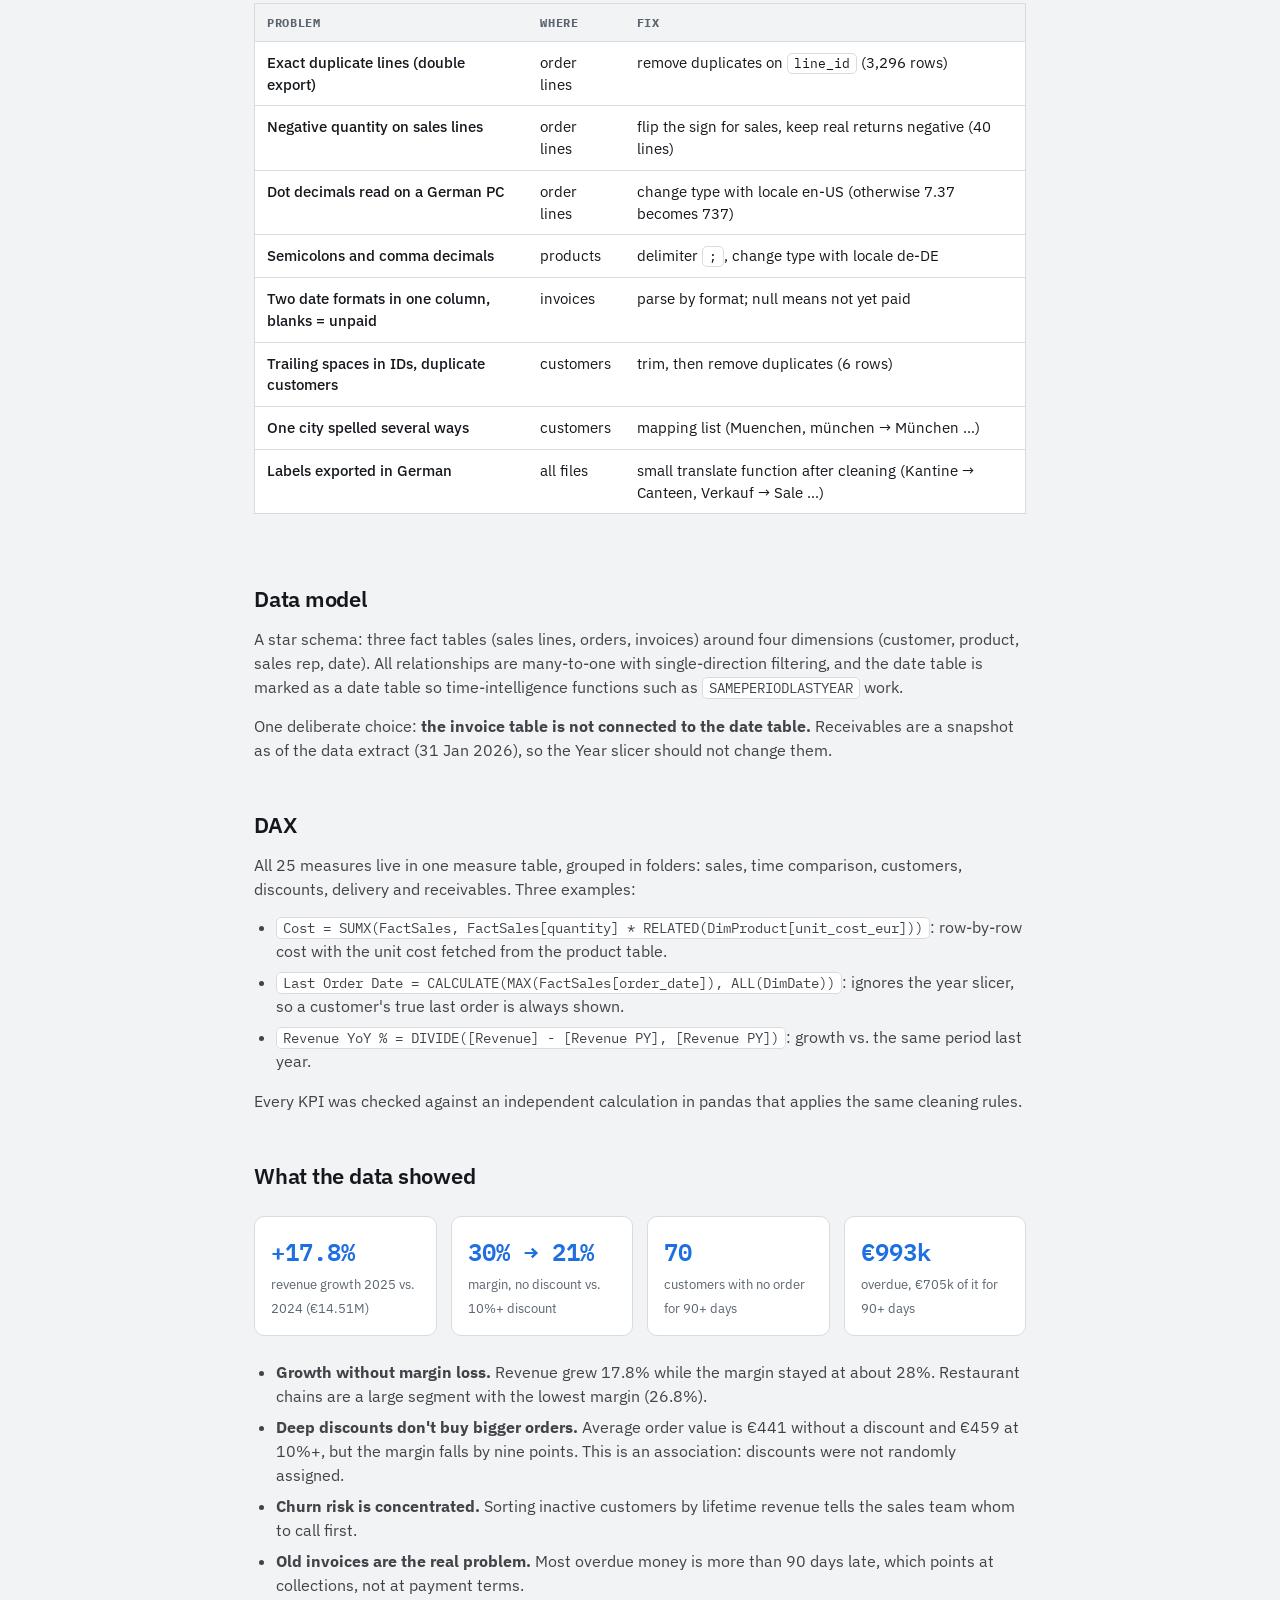
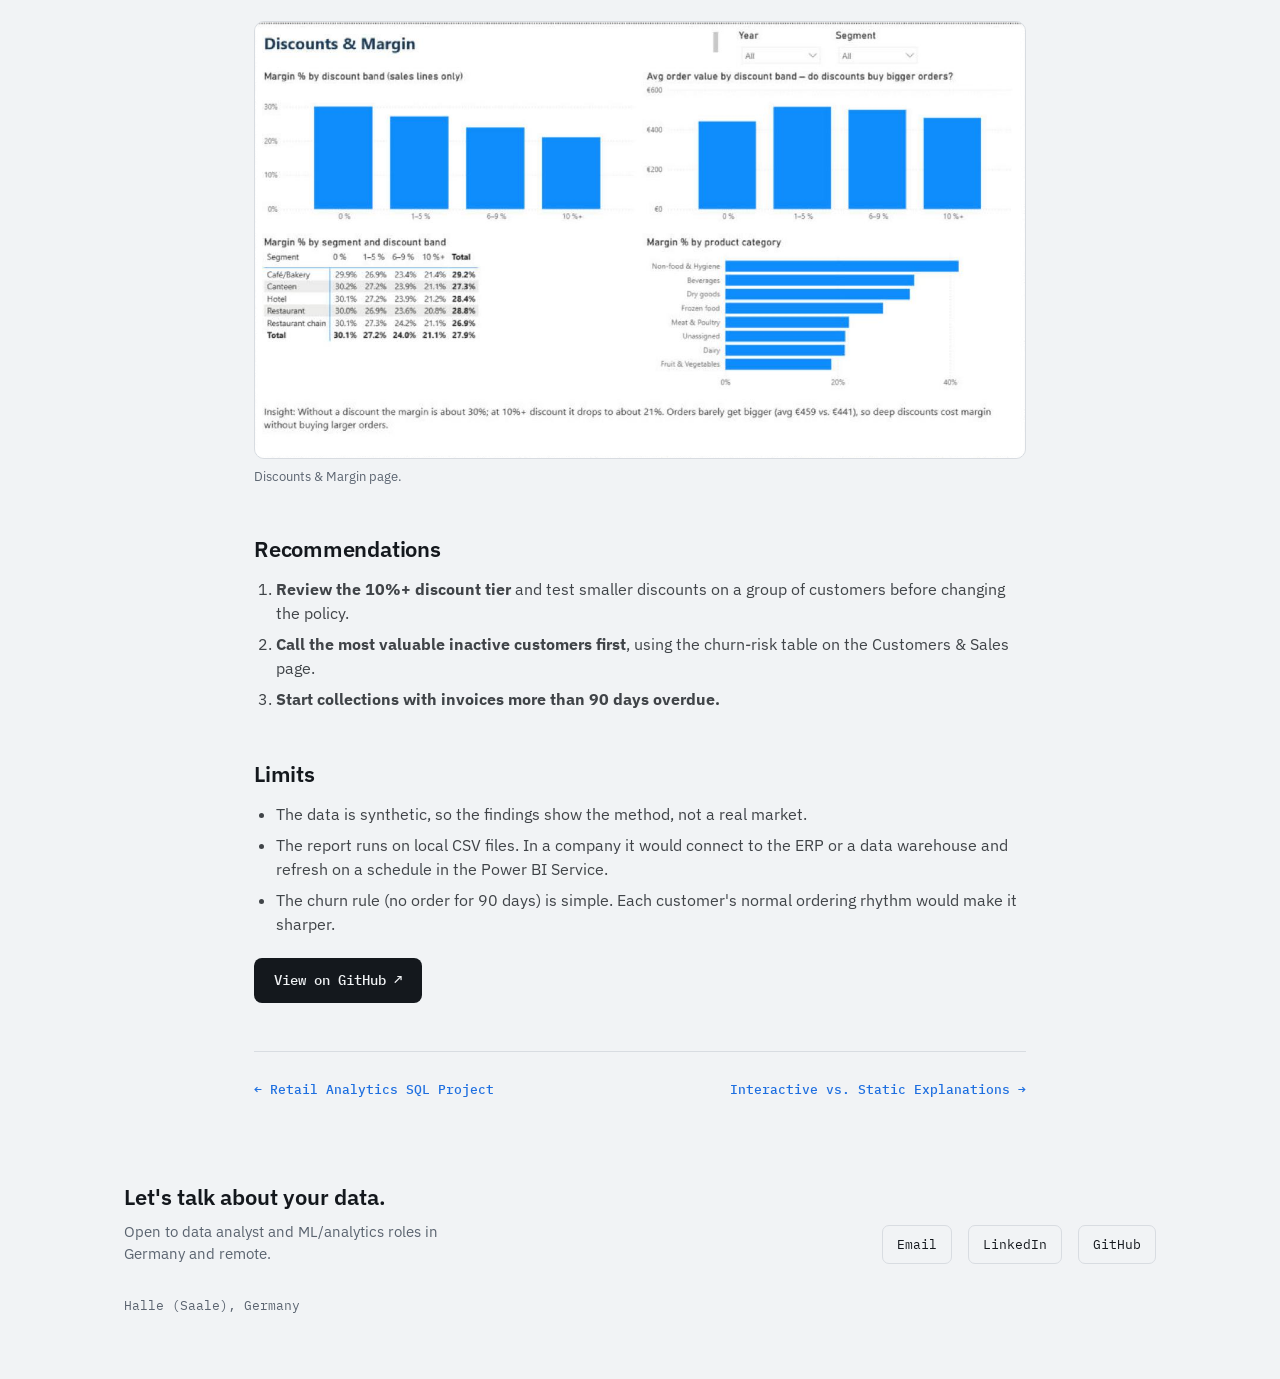
<file: projects/powerbi-foodservice-sales.html>
<!DOCTYPE html>
<html lang="en">
<head>
<meta charset="UTF-8">
<meta name="viewport" content="width=device-width, initial-scale=1.0">
<title>Food-Service Sales &amp; Margin Dashboard | Rohan Prasad Sistu</title>
<meta name="description" content="Case study: a four-page Power BI report for a food-service wholesaler, built with Power Query cleaning, a star-schema model and 25 DAX measures.">
<meta property="og:title" content="Food-Service Sales &amp; Margin Dashboard | Rohan Prasad Sistu">
<meta property="og:description" content="Case study: a four-page Power BI report for a food-service wholesaler, built with Power Query cleaning, a star-schema model and 25 DAX measures.">
<meta property="og:type" content="website">
<meta name="theme-color" content="#1E6FE0">
<link rel="icon" href="data:image/svg+xml,%3Csvg xmlns='http://www.w3.org/2000/svg' viewBox='0 0 64 64'%3E%3Crect width='64' height='64' rx='14' fill='%231E6FE0'/%3E%3Ctext x='32' y='44' font-family='monospace' font-size='34' font-weight='700' text-anchor='middle' fill='white'%3ER%3C/text%3E%3C/svg%3E">
<link rel="preconnect" href="https://fonts.googleapis.com">
<link rel="preconnect" href="https://fonts.gstatic.com" crossorigin>
<link href="https://fonts.googleapis.com/css2?family=IBM+Plex+Mono:wght@400;500;600;700&family=IBM+Plex+Sans:wght@400;500;600;700&display=swap" rel="stylesheet">
<link rel="stylesheet" href="../assets/style.css">
</head>
<body>
<nav>
  <div class="wrap">
    <a class="brand" href="../index.html" style="text-decoration:none;color:inherit;"><span>Rohan</span> Prasad Sistu</a>
    <ul>
      <li><a href="../index.html#about">About</a></li>
      <li><a href="../index.html#case-studies">Case studies</a></li>
      <li><a href="../index.html#more">Other projects</a></li>
      <li><a href="../index.html#certs">Training</a></li>
    </ul>
    <a class="nav-cta" href="mailto:rohanchowdary780@gmail.com">Get in touch</a>
  </div>
</nav>

<header class="cs-head">
  <div class="wrap">
    <div class="crumb"><a href="../index.html#case-studies">← All case studies</a></div>
    <h1>Food-Service Sales &amp; Margin Dashboard</h1>
    <p class="cs-sum">A four-page Power BI report for a food-service wholesaler that supplies restaurants, hotels and canteens. It shows what drives margin, whether discounts pay off, which customers are drifting away and how much money is stuck in overdue invoices.</p>
    <dl class="meta"><div><dt>Type</dt><dd>Personal project · BI / Reporting</dd></div><div><dt>Stack</dt><dd>Power BI Desktop, Power Query (M), DAX, Python (pandas)</dd></div><div><dt>Data</dt><dd>Synthetic ERP export, generated by script</dd></div><div><dt>Code</dt><dd><a href="https://github.com/Rohan-sistu/powerbi-foodservice-sales" target="_blank" rel="noopener">GitHub ↗</a></dd></div></dl>
  </div>
</header>
<main class="cs-body">
  <div class="wrap">

    <h2>The goal</h2>
    <p>Management of a wholesaler asked four questions: How are revenue and margin developing, and which segments drive them? Are our discounts worth it? Which customers are we about to lose? Where do deliveries fail, and how much money is overdue? The report answers each one on its own page and ends every page with one sentence of insight.</p>
    <div class="callout"><p><b>About the data.</b> The data is synthetic. A Python script generates it to look like a real ERP export, including the usual problems. The numbers describe this project, not a real company.</p></div>

    <figure><img src="../assets/pbi_overview.png" alt="Overview page of the Power BI report with KPI cards, monthly revenue vs. previous year and revenue by segment"><figcaption>Overview page: KPI cards, monthly revenue vs. previous year, and revenue by customer segment.</figcaption></figure>

    <h2>The data</h2>
    <div class="stats">
      <div class="stat"><b>415,343</b><span>raw order lines</span></div>
      <div class="stat"><b>412,047</b><span>after removing duplicates</span></div>
      <div class="stat"><b>6</b><span>raw files (CSV, two locales)</span></div>
      <div class="stat"><b>25</b><span>DAX measures</span></div>
    </div>

    <h2>Cleaning in Power Query</h2>
    <div class="t-wrap"><table class="t">
      <tr><th>Problem</th><th>Where</th><th>Fix</th></tr>
      <tr><td>Exact duplicate lines (double export)</td><td>order lines</td><td>remove duplicates on <code>line_id</code> (3,296 rows)</td></tr>
      <tr><td>Negative quantity on sales lines</td><td>order lines</td><td>flip the sign for sales, keep real returns negative (40 lines)</td></tr>
      <tr><td>Dot decimals read on a German PC</td><td>order lines</td><td>change type with locale en-US (otherwise 7.37 becomes 737)</td></tr>
      <tr><td>Semicolons and comma decimals</td><td>products</td><td>delimiter <code>;</code>, change type with locale de-DE</td></tr>
      <tr><td>Two date formats in one column, blanks = unpaid</td><td>invoices</td><td>parse by format; null means not yet paid</td></tr>
      <tr><td>Trailing spaces in IDs, duplicate customers</td><td>customers</td><td>trim, then remove duplicates (6 rows)</td></tr>
      <tr><td>One city spelled several ways</td><td>customers</td><td>mapping list (Muenchen, münchen → München …)</td></tr>
      <tr><td>Labels exported in German</td><td>all files</td><td>small translate function after cleaning (Kantine → Canteen, Verkauf → Sale …)</td></tr>
    </table></div>

    <h2>Data model</h2>
    <p>A star schema: three fact tables (sales lines, orders, invoices) around four dimensions (customer, product, sales rep, date). All relationships are many-to-one with single-direction filtering, and the date table is marked as a date table so time-intelligence functions such as <code>SAMEPERIODLASTYEAR</code> work.</p>
    <p>One deliberate choice: <b>the invoice table is not connected to the date table.</b> Receivables are a snapshot as of the data extract (31 Jan 2026), so the Year slicer should not change them.</p>

    <h2>DAX</h2>
    <p>All 25 measures live in one measure table, grouped in folders: sales, time comparison, customers, discounts, delivery and receivables. Three examples:</p>
    <ul>
      <li><code>Cost = SUMX(FactSales, FactSales[quantity] * RELATED(DimProduct[unit_cost_eur]))</code>: row-by-row cost with the unit cost fetched from the product table.</li>
      <li><code>Last Order Date = CALCULATE(MAX(FactSales[order_date]), ALL(DimDate))</code>: ignores the year slicer, so a customer's true last order is always shown.</li>
      <li><code>Revenue YoY % = DIVIDE([Revenue] - [Revenue PY], [Revenue PY])</code>: growth vs. the same period last year.</li>
    </ul>
    <p>Every KPI was checked against an independent calculation in pandas that applies the same cleaning rules.</p>

    <h2>What the data showed</h2>
    <div class="stats">
      <div class="stat"><b>+17.8%</b><span>revenue growth 2025 vs. 2024 (€14.51M)</span></div>
      <div class="stat"><b>30% → 21%</b><span>margin, no discount vs. 10%+ discount</span></div>
      <div class="stat"><b>70</b><span>customers with no order for 90+ days</span></div>
      <div class="stat"><b>€993k</b><span>overdue, €705k of it for 90+ days</span></div>
    </div>
    <ul>
      <li><b>Growth without margin loss.</b> Revenue grew 17.8% while the margin stayed at about 28%. Restaurant chains are a large segment with the lowest margin (26.8%).</li>
      <li><b>Deep discounts don't buy bigger orders.</b> Average order value is €441 without a discount and €459 at 10%+, but the margin falls by nine points. This is an association: discounts were not randomly assigned.</li>
      <li><b>Churn risk is concentrated.</b> Sorting inactive customers by lifetime revenue tells the sales team whom to call first.</li>
      <li><b>Old invoices are the real problem.</b> Most overdue money is more than 90 days late, which points at collections, not at payment terms.</li>
    </ul>
    <figure><img src="../assets/pbi_discounts.png" alt="Discounts and margin page: margin by discount band, order value by discount band, margin by segment and category"><figcaption>Discounts &amp; Margin page.</figcaption></figure>

    <h2>Recommendations</h2>
    <ol>
      <li><b>Review the 10%+ discount tier</b> and test smaller discounts on a group of customers before changing the policy.</li>
      <li><b>Call the most valuable inactive customers first</b>, using the churn-risk table on the Customers &amp; Sales page.</li>
      <li><b>Start collections with invoices more than 90 days overdue.</b></li>
    </ol>

    <h2>Limits</h2>
    <ul>
      <li>The data is synthetic, so the findings show the method, not a real market.</li>
      <li>The report runs on local CSV files. In a company it would connect to the ERP or a data warehouse and refresh on a schedule in the Power BI Service.</li>
      <li>The churn rule (no order for 90 days) is simple. Each customer's normal ordering rhythm would make it sharper.</li>
    </ul>
    <div class="pill-row">
      <a class="btn btn-primary" href="https://github.com/Rohan-sistu/powerbi-foodservice-sales" target="_blank" rel="noopener">View on GitHub ↗</a>
    </div>

    <div class="cs-nav">
      <a href="sql-retail-analytics.html">← Retail Analytics SQL Project</a>
      <a href="ml-interpretability-thesis.html">Interactive vs. Static Explanations →</a>
    </div>
  </div>
</main>
<footer>
  <div class="wrap">
    <div class="footer-grid">
      <div>
        <div class="footer-title">Let's talk about your data.</div>
        <div class="footer-sub">Open to data analyst and ML/analytics roles in Germany and remote.</div>
      </div>
      <div class="footer-links">
        <a href="mailto:rohanchowdary780@gmail.com">Email</a>
        <a href="https://www.linkedin.com/in/rohan-prasad-sistu" target="_blank" rel="noopener">LinkedIn</a>
        <a href="https://github.com/Rohan-sistu" target="_blank" rel="noopener">GitHub</a>
      </div>
    </div>
    <div class="footer-note">Halle (Saale), Germany</div>
  </div>
</footer>
</body>
</html>
</file>
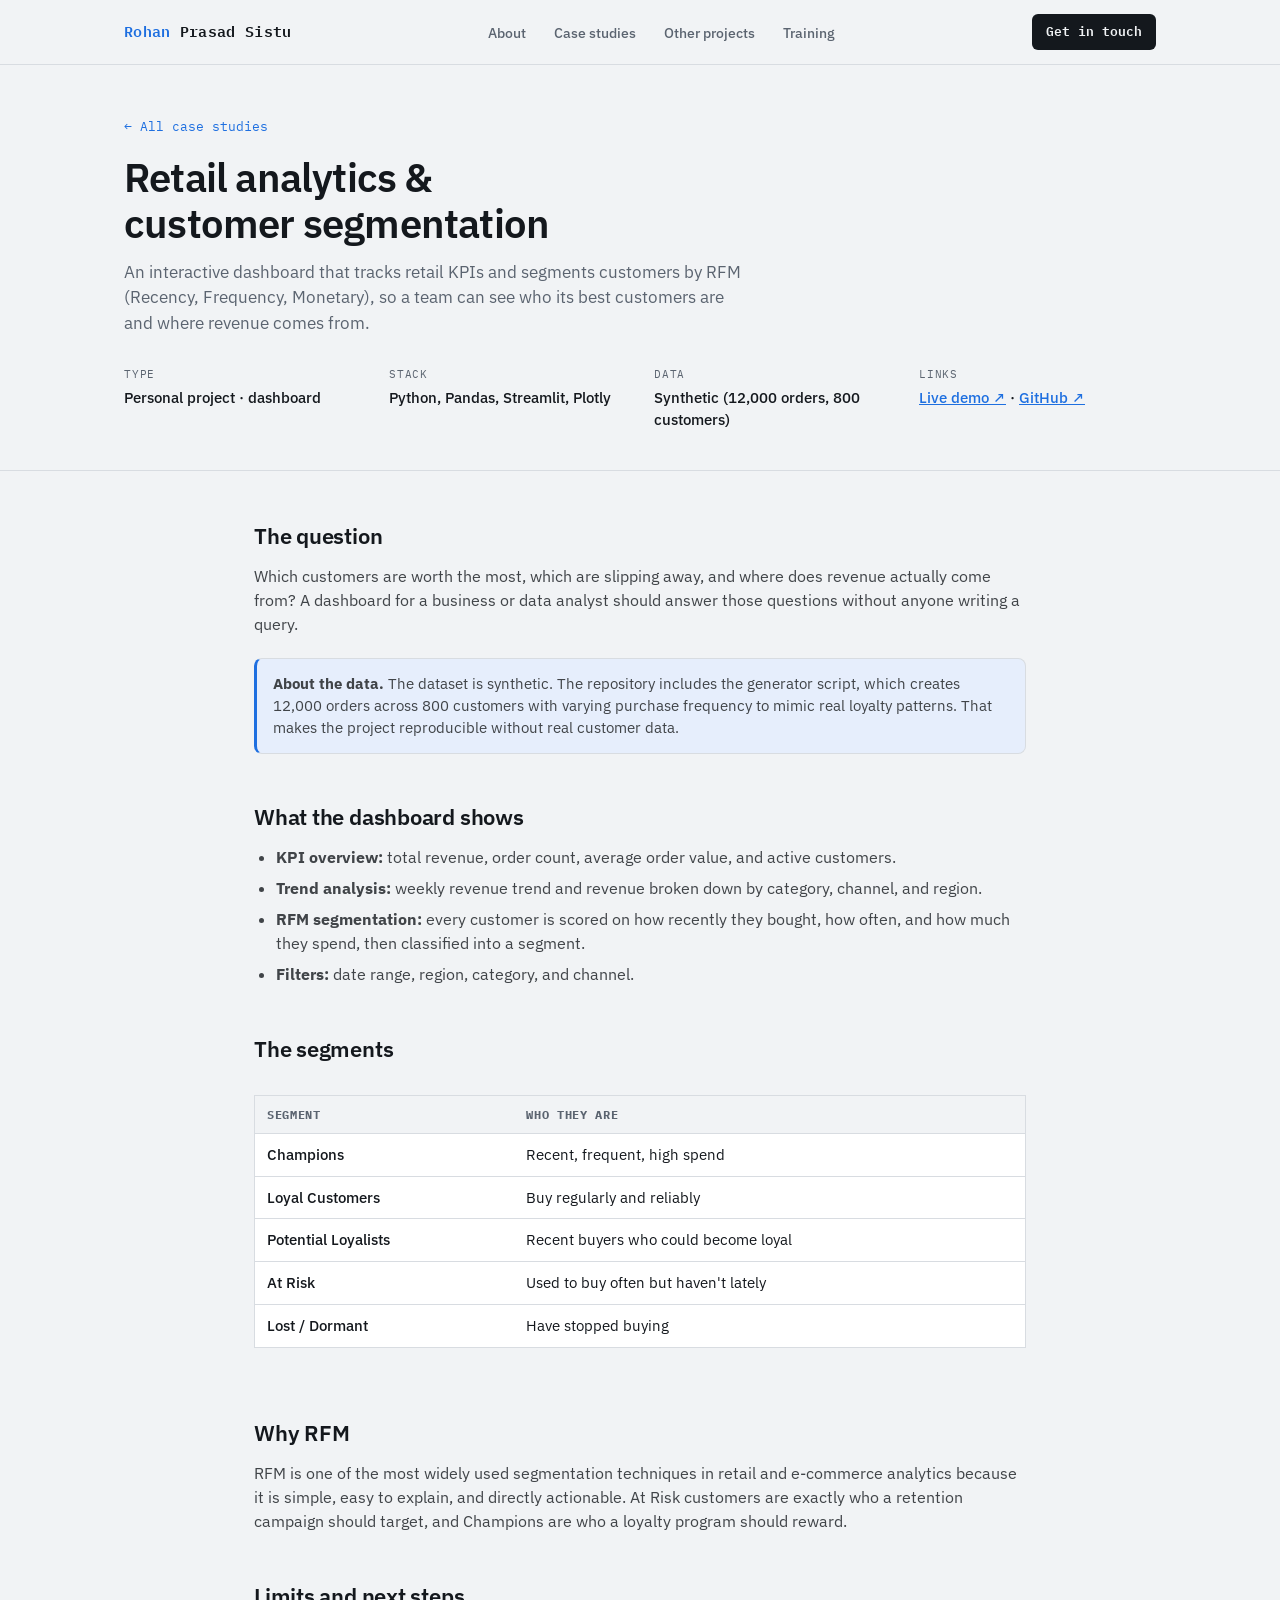
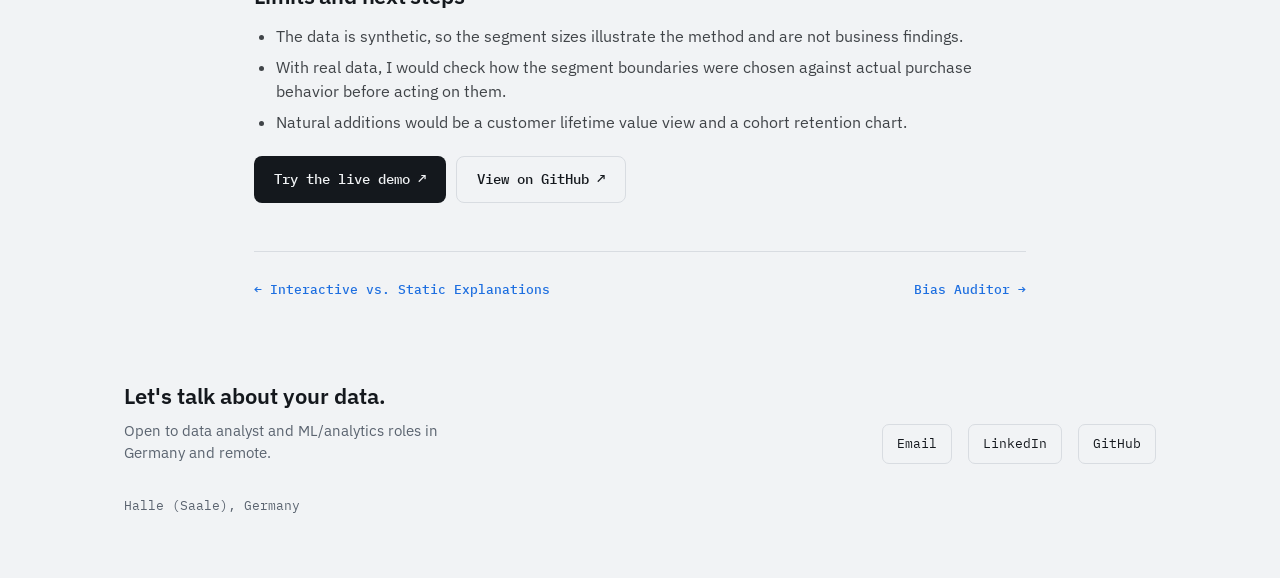
<file: projects/retail-rfm-dashboard.html>
<!DOCTYPE html>
<html lang="en">
<head>
<meta charset="UTF-8">
<meta name="viewport" content="width=device-width, initial-scale=1.0">
<title>Retail Analytics & Customer Segmentation | Rohan Prasad Sistu</title>
<meta name="description" content="Case study: an interactive Streamlit dashboard with retail KPIs and RFM customer segmentation.">
<meta property="og:title" content="Retail Analytics & Customer Segmentation | Rohan Prasad Sistu">
<meta property="og:description" content="Case study: an interactive Streamlit dashboard with retail KPIs and RFM customer segmentation.">
<meta property="og:type" content="website">
<meta name="theme-color" content="#1E6FE0">
<link rel="icon" href="data:image/svg+xml,%3Csvg xmlns='http://www.w3.org/2000/svg' viewBox='0 0 64 64'%3E%3Crect width='64' height='64' rx='14' fill='%231E6FE0'/%3E%3Ctext x='32' y='44' font-family='monospace' font-size='34' font-weight='700' text-anchor='middle' fill='white'%3ER%3C/text%3E%3C/svg%3E">
<link rel="preconnect" href="https://fonts.googleapis.com">
<link rel="preconnect" href="https://fonts.gstatic.com" crossorigin>
<link href="https://fonts.googleapis.com/css2?family=IBM+Plex+Mono:wght@400;500;600;700&family=IBM+Plex+Sans:wght@400;500;600;700&display=swap" rel="stylesheet">
<link rel="stylesheet" href="../assets/style.css">
</head>
<body>
<nav>
  <div class="wrap">
    <a class="brand" href="../index.html" style="text-decoration:none;color:inherit;"><span>Rohan</span> Prasad Sistu</a>
    <ul>
      <li><a href="../index.html#about">About</a></li>
      <li><a href="../index.html#case-studies">Case studies</a></li>
      <li><a href="../index.html#more">Other projects</a></li>
      <li><a href="../index.html#certs">Training</a></li>
    </ul>
    <a class="nav-cta" href="mailto:rohanchowdary780@gmail.com">Get in touch</a>
  </div>
</nav>

<header class="cs-head">
  <div class="wrap">
    <div class="crumb"><a href="../index.html#case-studies">← All case studies</a></div>
    <h1>Retail analytics &amp; customer segmentation</h1>
    <p class="cs-sum">An interactive dashboard that tracks retail KPIs and segments customers by RFM (Recency, Frequency, Monetary), so a team can see who its best customers are and where revenue comes from.</p>
    <dl class="meta"><div><dt>Type</dt><dd>Personal project · dashboard</dd></div><div><dt>Stack</dt><dd>Python, Pandas, Streamlit, Plotly</dd></div><div><dt>Data</dt><dd>Synthetic (12,000 orders, 800 customers)</dd></div><div><dt>Links</dt><dd><a href="https://rohan-retail-dashboard.streamlit.app/" target="_blank" rel="noopener">Live demo ↗</a> · <a href="https://github.com/Rohan-sistu/Retail_analytics_dashboard" target="_blank" rel="noopener">GitHub ↗</a></dd></div></dl>
  </div>
</header>
<main class="cs-body">
  <div class="wrap">

    <h2>The question</h2>
    <p>Which customers are worth the most, which are slipping away, and where does revenue actually come from? A dashboard for a business or data analyst should answer those questions without anyone writing a query.</p>
    <div class="callout"><p><b>About the data.</b> The dataset is synthetic. The repository includes the generator script, which creates 12,000 orders across 800 customers with varying purchase frequency to mimic real loyalty patterns. That makes the project reproducible without real customer data.</p></div>

    <h2>What the dashboard shows</h2>
    <ul>
      <li><b>KPI overview:</b> total revenue, order count, average order value, and active customers.</li>
      <li><b>Trend analysis:</b> weekly revenue trend and revenue broken down by category, channel, and region.</li>
      <li><b>RFM segmentation:</b> every customer is scored on how recently they bought, how often, and how much they spend, then classified into a segment.</li>
      <li><b>Filters:</b> date range, region, category, and channel.</li>
    </ul>

    <h2>The segments</h2>
    <div class="t-wrap"><table class="t">
      <tr><th>Segment</th><th>Who they are</th></tr>
      <tr><td>Champions</td><td>Recent, frequent, high spend</td></tr>
      <tr><td>Loyal Customers</td><td>Buy regularly and reliably</td></tr>
      <tr><td>Potential Loyalists</td><td>Recent buyers who could become loyal</td></tr>
      <tr><td>At Risk</td><td>Used to buy often but haven't lately</td></tr>
      <tr><td>Lost / Dormant</td><td>Have stopped buying</td></tr>
    </table></div>

    <h2>Why RFM</h2>
    <p>RFM is one of the most widely used segmentation techniques in retail and e-commerce analytics because it is simple, easy to explain, and directly actionable. At Risk customers are exactly who a retention campaign should target, and Champions are who a loyalty program should reward.</p>

    <h2>Limits and next steps</h2>
    <ul>
      <li>The data is synthetic, so the segment sizes illustrate the method and are not business findings.</li>
      <li>With real data, I would check how the segment boundaries were chosen against actual purchase behavior before acting on them.</li>
      <li>Natural additions would be a customer lifetime value view and a cohort retention chart.</li>
    </ul>
    <div class="pill-row">
      <a class="btn btn-primary" href="https://rohan-retail-dashboard.streamlit.app/" target="_blank" rel="noopener">Try the live demo ↗</a>
      <a class="btn btn-ghost" href="https://github.com/Rohan-sistu/Retail_analytics_dashboard" target="_blank" rel="noopener">View on GitHub ↗</a>
    </div>

    <div class="cs-nav">
      <a href="ml-interpretability-thesis.html">← Interactive vs. Static Explanations</a>
      <a href="bias-auditor.html">Bias Auditor →</a>
    </div>
  </div>
</main>
<footer>
  <div class="wrap">
    <div class="footer-grid">
      <div>
        <div class="footer-title">Let's talk about your data.</div>
        <div class="footer-sub">Open to data analyst and ML/analytics roles in Germany and remote.</div>
      </div>
      <div class="footer-links">
        <a href="mailto:rohanchowdary780@gmail.com">Email</a>
        <a href="https://www.linkedin.com/in/rohan-prasad-sistu" target="_blank" rel="noopener">LinkedIn</a>
        <a href="https://github.com/Rohan-sistu" target="_blank" rel="noopener">GitHub</a>
      </div>
    </div>
    <div class="footer-note">Halle (Saale), Germany</div>
  </div>
</footer>
</body>
</html>
</file>
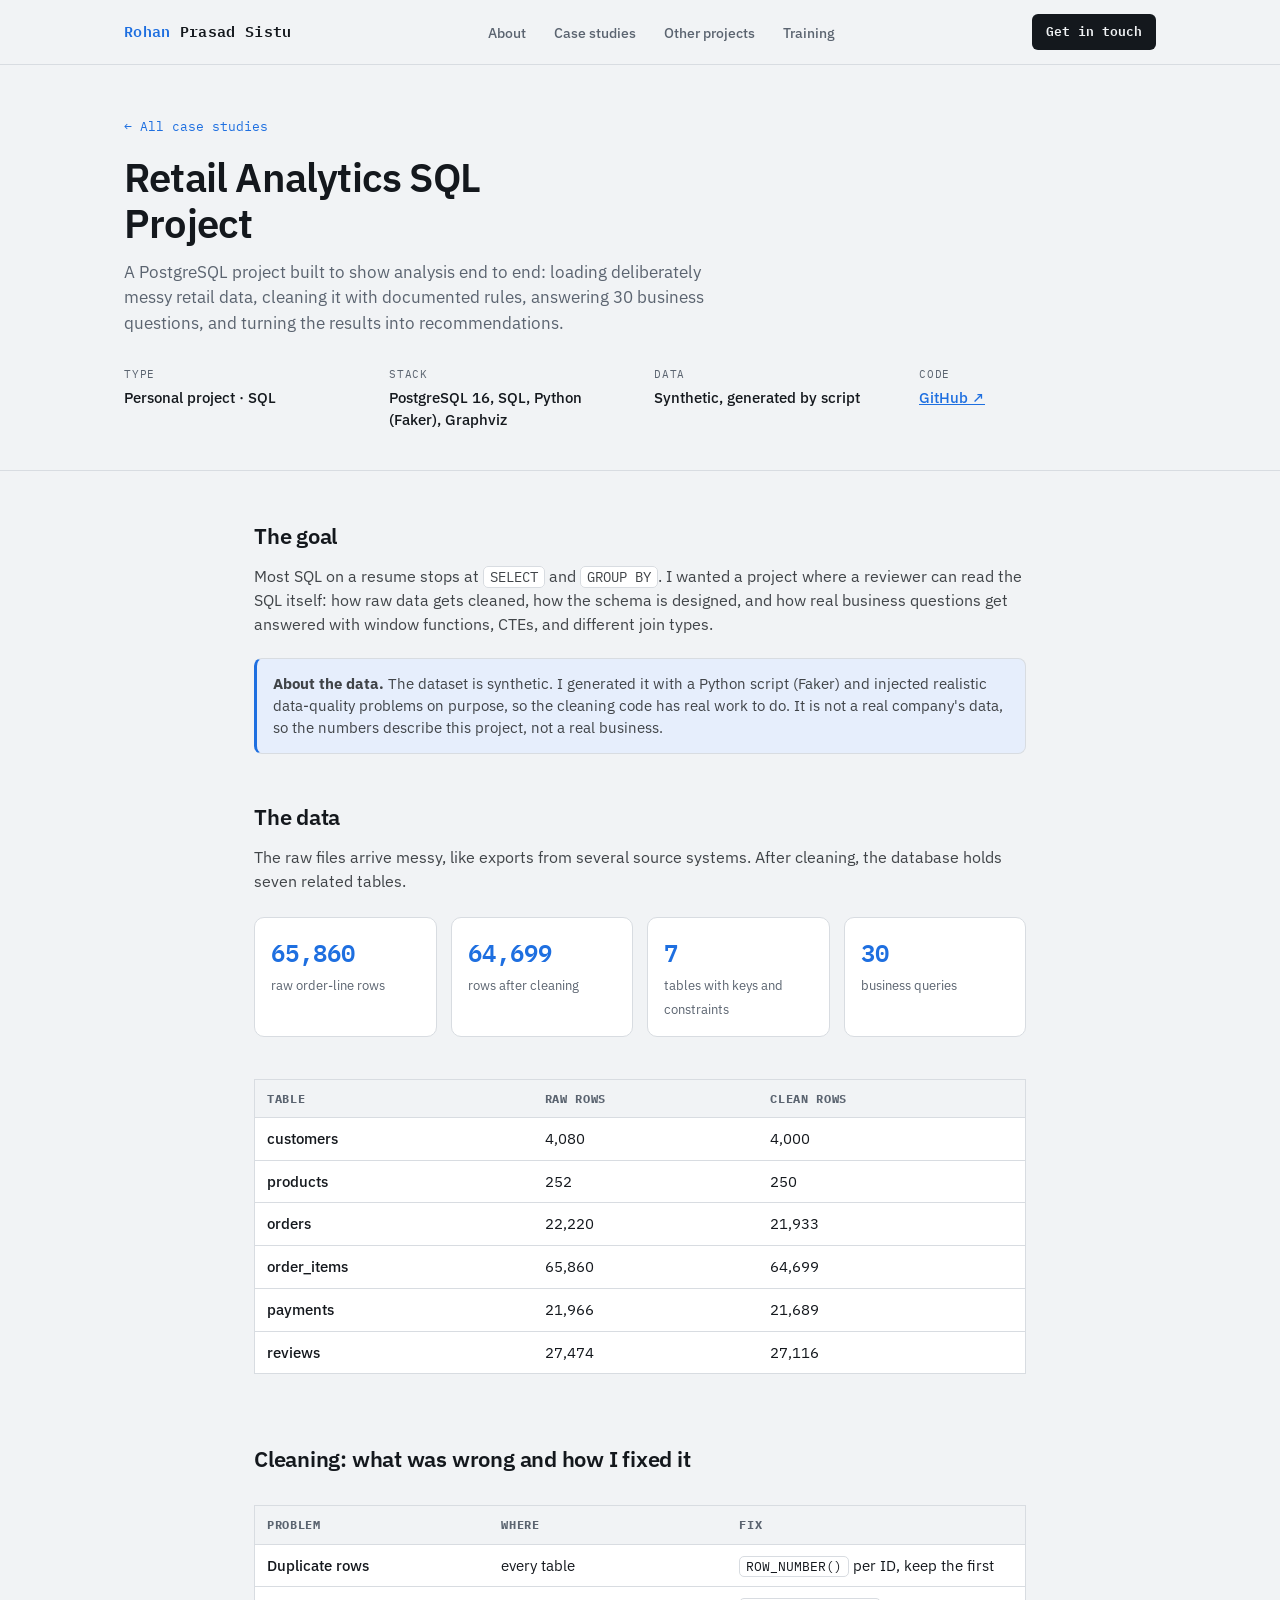
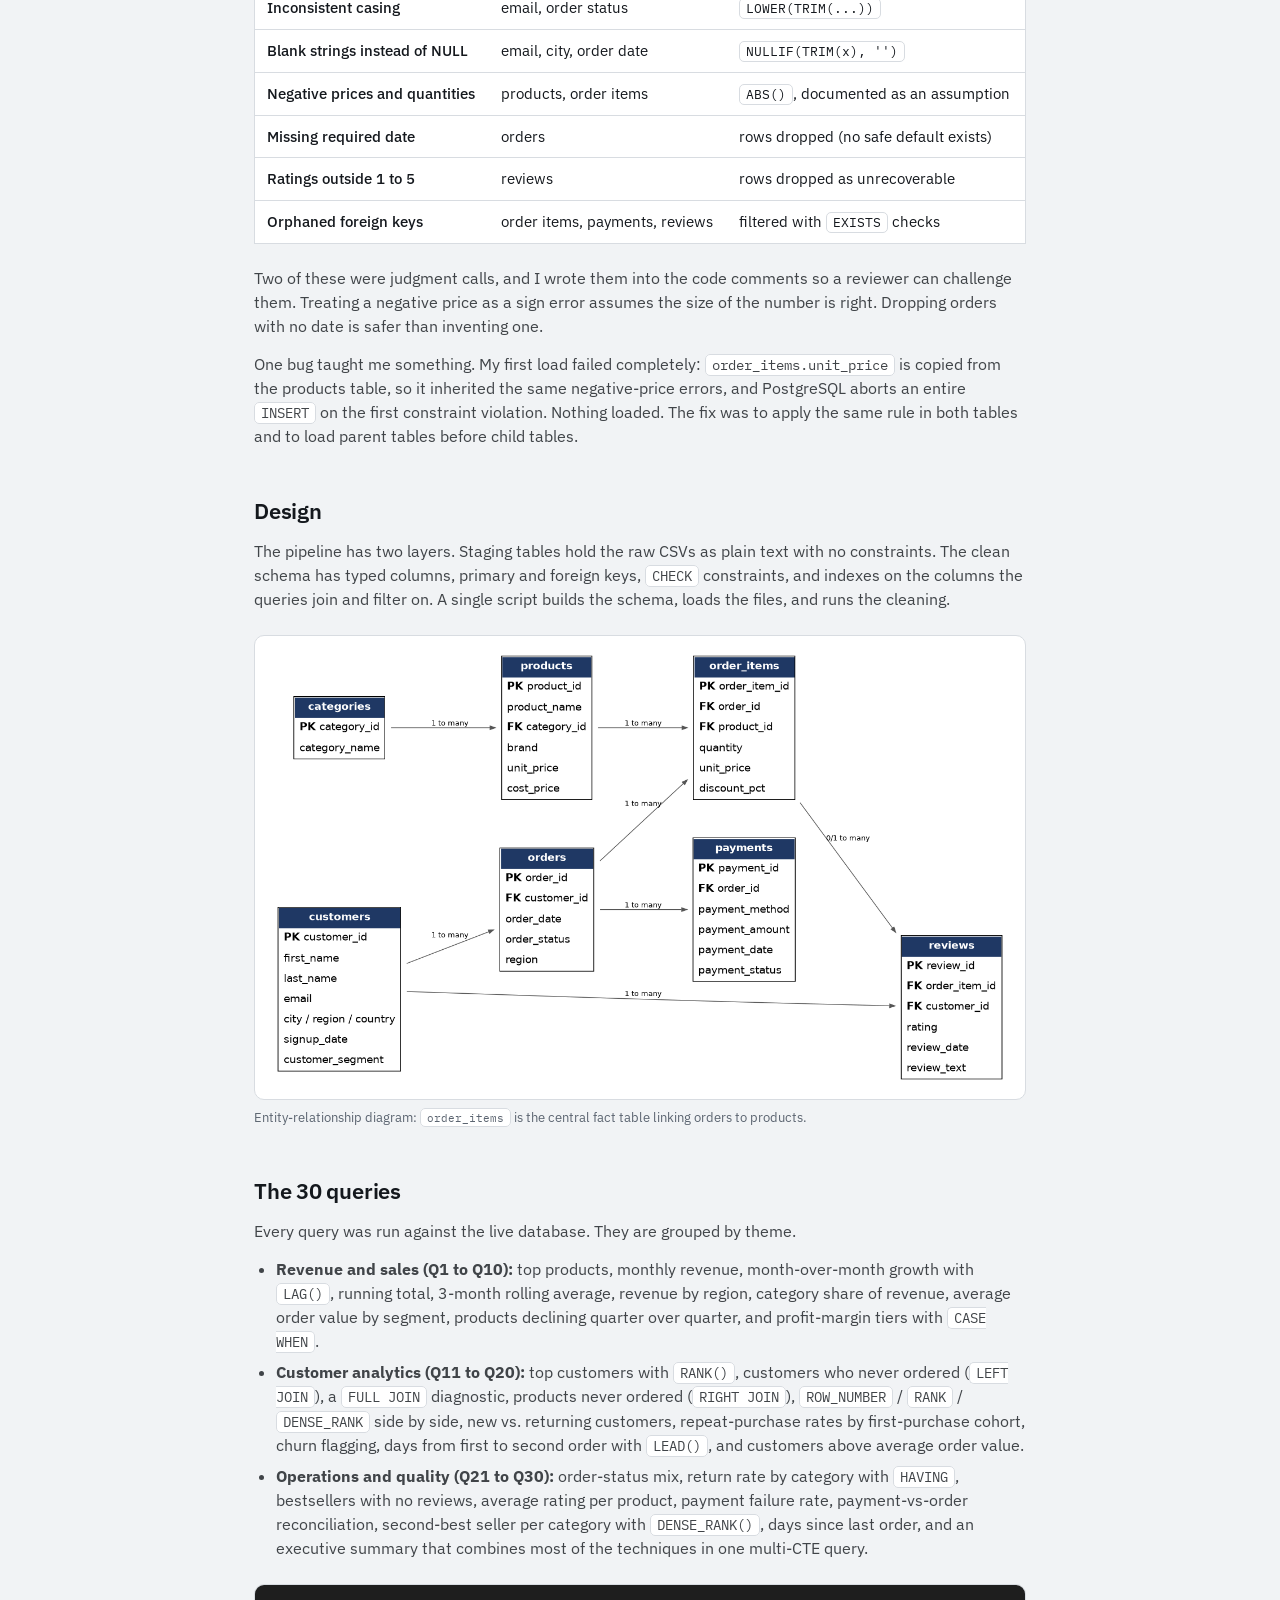
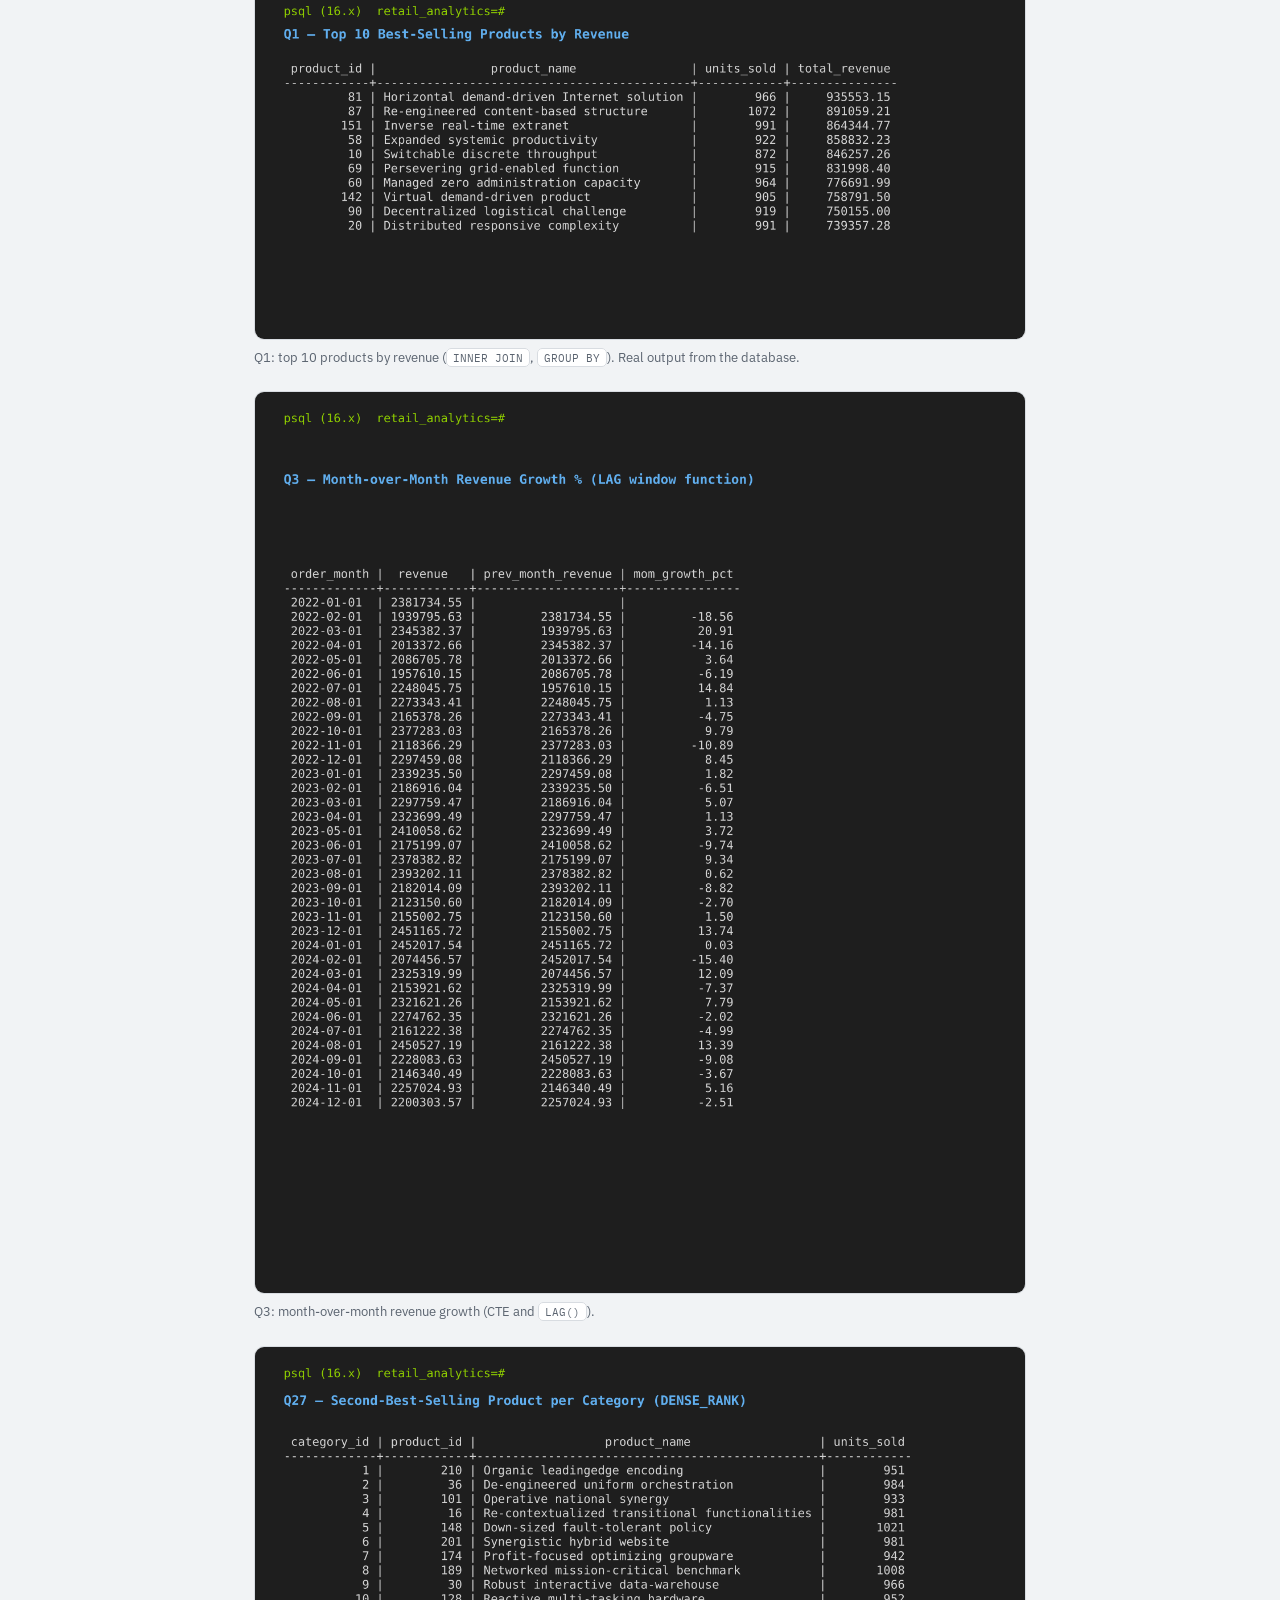
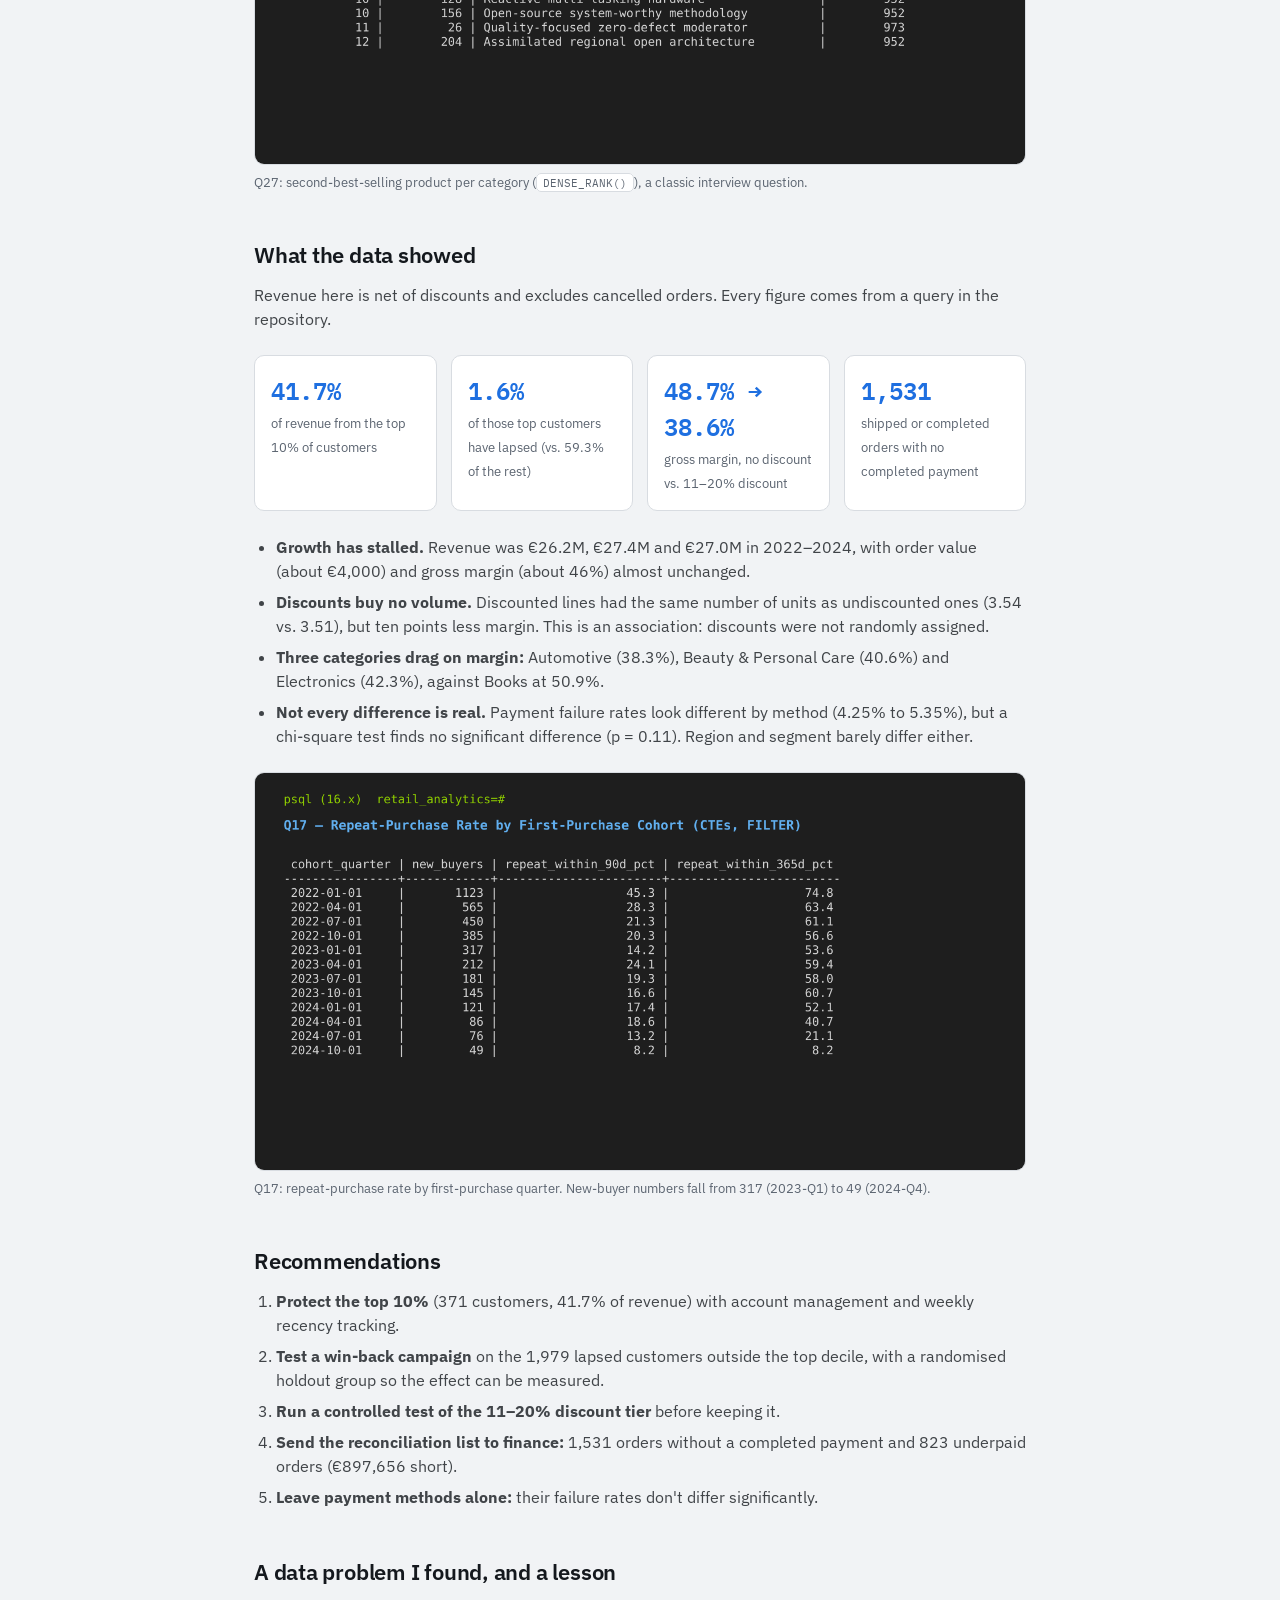
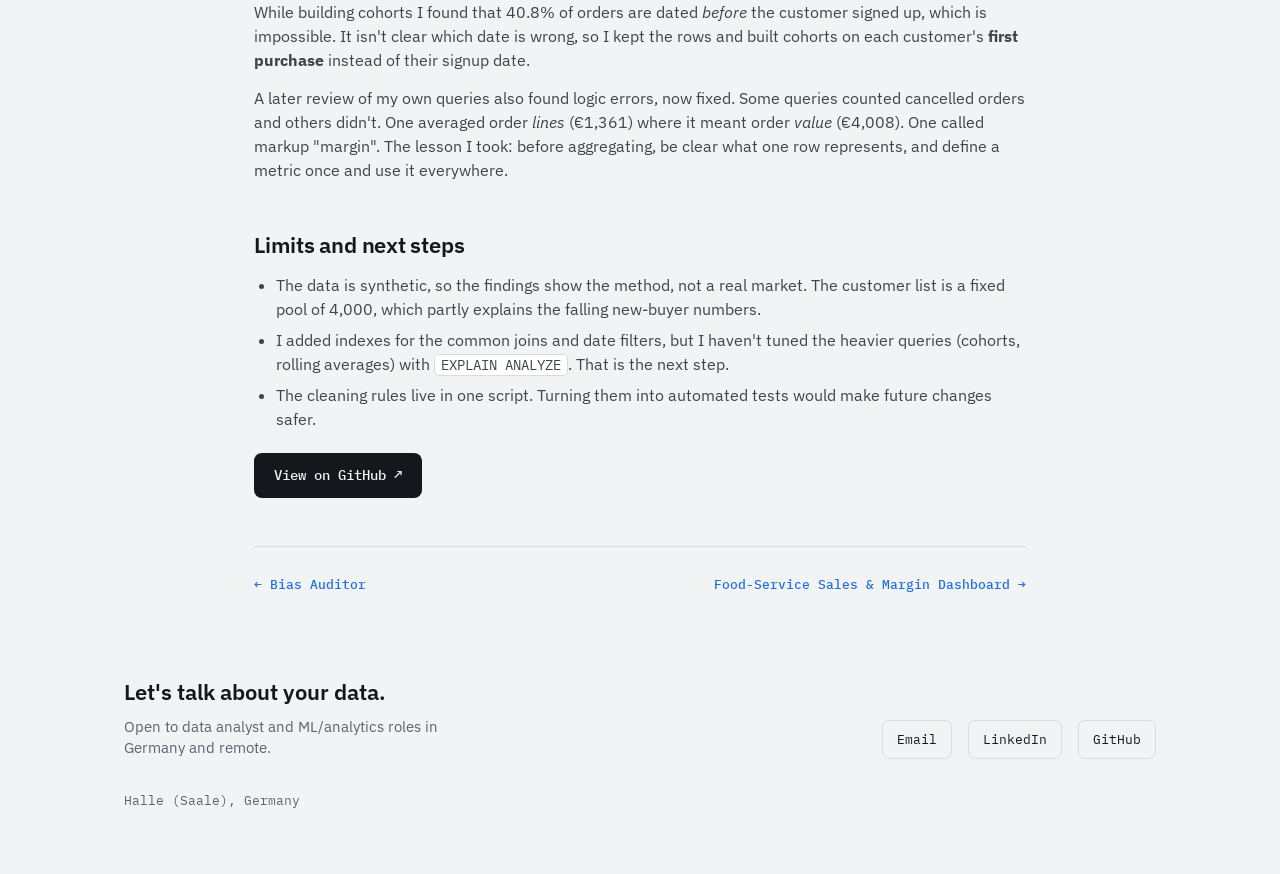
<file: projects/sql-retail-analytics.html>
<!DOCTYPE html>
<html lang="en">
<head>
<meta charset="UTF-8">
<meta name="viewport" content="width=device-width, initial-scale=1.0">
<title>Retail Analytics SQL Project | Rohan Prasad Sistu</title>
<meta name="description" content="Case study: cleaning messy retail data into a 7-table PostgreSQL schema and answering 30 business questions with joins, CTEs, and window functions.">
<meta property="og:title" content="Retail Analytics SQL Project | Rohan Prasad Sistu">
<meta property="og:description" content="Case study: cleaning messy retail data into a 7-table PostgreSQL schema and answering 30 business questions with joins, CTEs, and window functions.">
<meta property="og:type" content="website">
<meta name="theme-color" content="#1E6FE0">
<link rel="icon" href="data:image/svg+xml,%3Csvg xmlns='http://www.w3.org/2000/svg' viewBox='0 0 64 64'%3E%3Crect width='64' height='64' rx='14' fill='%231E6FE0'/%3E%3Ctext x='32' y='44' font-family='monospace' font-size='34' font-weight='700' text-anchor='middle' fill='white'%3ER%3C/text%3E%3C/svg%3E">
<link rel="preconnect" href="https://fonts.googleapis.com">
<link rel="preconnect" href="https://fonts.gstatic.com" crossorigin>
<link href="https://fonts.googleapis.com/css2?family=IBM+Plex+Mono:wght@400;500;600;700&family=IBM+Plex+Sans:wght@400;500;600;700&display=swap" rel="stylesheet">
<link rel="stylesheet" href="../assets/style.css">
</head>
<body>
<nav>
  <div class="wrap">
    <a class="brand" href="../index.html" style="text-decoration:none;color:inherit;"><span>Rohan</span> Prasad Sistu</a>
    <ul>
      <li><a href="../index.html#about">About</a></li>
      <li><a href="../index.html#case-studies">Case studies</a></li>
      <li><a href="../index.html#more">Other projects</a></li>
      <li><a href="../index.html#certs">Training</a></li>
    </ul>
    <a class="nav-cta" href="mailto:rohanchowdary780@gmail.com">Get in touch</a>
  </div>
</nav>

<header class="cs-head">
  <div class="wrap">
    <div class="crumb"><a href="../index.html#case-studies">← All case studies</a></div>
    <h1>Retail Analytics SQL Project</h1>
    <p class="cs-sum">A PostgreSQL project built to show analysis end to end: loading deliberately messy retail data, cleaning it with documented rules, answering 30 business questions, and turning the results into recommendations.</p>
    <dl class="meta"><div><dt>Type</dt><dd>Personal project · SQL</dd></div><div><dt>Stack</dt><dd>PostgreSQL 16, SQL, Python (Faker), Graphviz</dd></div><div><dt>Data</dt><dd>Synthetic, generated by script</dd></div><div><dt>Code</dt><dd><a href="https://github.com/Rohan-sistu/retail-analytics-sql-project" target="_blank" rel="noopener">GitHub ↗</a></dd></div></dl>
  </div>
</header>
<main class="cs-body">
  <div class="wrap">

    <h2>The goal</h2>
    <p>Most SQL on a resume stops at <code>SELECT</code> and <code>GROUP BY</code>. I wanted a project where a reviewer can read the SQL itself: how raw data gets cleaned, how the schema is designed, and how real business questions get answered with window functions, CTEs, and different join types.</p>
    <div class="callout"><p><b>About the data.</b> The dataset is synthetic. I generated it with a Python script (Faker) and injected realistic data-quality problems on purpose, so the cleaning code has real work to do. It is not a real company's data, so the numbers describe this project, not a real business.</p></div>

    <h2>The data</h2>
    <p>The raw files arrive messy, like exports from several source systems. After cleaning, the database holds seven related tables.</p>
    <div class="stats">
      <div class="stat"><b>65,860</b><span>raw order-line rows</span></div>
      <div class="stat"><b>64,699</b><span>rows after cleaning</span></div>
      <div class="stat"><b>7</b><span>tables with keys and constraints</span></div>
      <div class="stat"><b>30</b><span>business queries</span></div>
    </div>
    <div class="t-wrap"><table class="t">
      <tr><th>Table</th><th>Raw rows</th><th>Clean rows</th></tr>
      <tr><td>customers</td><td>4,080</td><td>4,000</td></tr>
      <tr><td>products</td><td>252</td><td>250</td></tr>
      <tr><td>orders</td><td>22,220</td><td>21,933</td></tr>
      <tr><td>order_items</td><td>65,860</td><td>64,699</td></tr>
      <tr><td>payments</td><td>21,966</td><td>21,689</td></tr>
      <tr><td>reviews</td><td>27,474</td><td>27,116</td></tr>
    </table></div>

    <h2>Cleaning: what was wrong and how I fixed it</h2>
    <div class="t-wrap"><table class="t">
      <tr><th>Problem</th><th>Where</th><th>Fix</th></tr>
      <tr><td>Duplicate rows</td><td>every table</td><td><code>ROW_NUMBER()</code> per ID, keep the first</td></tr>
      <tr><td>Inconsistent casing</td><td>email, order status</td><td><code>LOWER(TRIM(...))</code></td></tr>
      <tr><td>Blank strings instead of NULL</td><td>email, city, order date</td><td><code>NULLIF(TRIM(x), '')</code></td></tr>
      <tr><td>Negative prices and quantities</td><td>products, order items</td><td><code>ABS()</code>, documented as an assumption</td></tr>
      <tr><td>Missing required date</td><td>orders</td><td>rows dropped (no safe default exists)</td></tr>
      <tr><td>Ratings outside 1 to 5</td><td>reviews</td><td>rows dropped as unrecoverable</td></tr>
      <tr><td>Orphaned foreign keys</td><td>order items, payments, reviews</td><td>filtered with <code>EXISTS</code> checks</td></tr>
    </table></div>
    <p>Two of these were judgment calls, and I wrote them into the code comments so a reviewer can challenge them. Treating a negative price as a sign error assumes the size of the number is right. Dropping orders with no date is safer than inventing one.</p>
    <p>One bug taught me something. My first load failed completely: <code>order_items.unit_price</code> is copied from the products table, so it inherited the same negative-price errors, and PostgreSQL aborts an entire <code>INSERT</code> on the first constraint violation. Nothing loaded. The fix was to apply the same rule in both tables and to load parent tables before child tables.</p>

    <h2>Design</h2>
    <p>The pipeline has two layers. Staging tables hold the raw CSVs as plain text with no constraints. The clean schema has typed columns, primary and foreign keys, <code>CHECK</code> constraints, and indexes on the columns the queries join and filter on. A single script builds the schema, loads the files, and runs the cleaning.</p>
    <figure class="light"><img src="../assets/er_diagram.png" alt="Entity-relationship diagram of the seven tables"><figcaption>Entity-relationship diagram: <code>order_items</code> is the central fact table linking orders to products.</figcaption></figure>

    <h2>The 30 queries</h2>
    <p>Every query was run against the live database. They are grouped by theme.</p>
    <ul>
      <li><b>Revenue and sales (Q1 to Q10):</b> top products, monthly revenue, month-over-month growth with <code>LAG()</code>, running total, 3-month rolling average, revenue by region, category share of revenue, average order value by segment, products declining quarter over quarter, and profit-margin tiers with <code>CASE WHEN</code>.</li>
      <li><b>Customer analytics (Q11 to Q20):</b> top customers with <code>RANK()</code>, customers who never ordered (<code>LEFT JOIN</code>), a <code>FULL JOIN</code> diagnostic, products never ordered (<code>RIGHT JOIN</code>), <code>ROW_NUMBER</code> / <code>RANK</code> / <code>DENSE_RANK</code> side by side, new vs. returning customers, repeat-purchase rates by first-purchase cohort, churn flagging, days from first to second order with <code>LEAD()</code>, and customers above average order value.</li>
      <li><b>Operations and quality (Q21 to Q30):</b> order-status mix, return rate by category with <code>HAVING</code>, bestsellers with no reviews, average rating per product, payment failure rate, payment-vs-order reconciliation, second-best seller per category with <code>DENSE_RANK()</code>, days since last order, and an executive summary that combines most of the techniques in one multi-CTE query.</li>
    </ul>
    <figure><img src="../assets/q01.png" alt="Query 1 output: top 10 products by revenue"><figcaption>Q1: top 10 products by revenue (<code>INNER JOIN</code>, <code>GROUP BY</code>). Real output from the database.</figcaption></figure>
    <figure><img src="../assets/q03.png" alt="Query 3 output: month-over-month revenue growth"><figcaption>Q3: month-over-month revenue growth (CTE and <code>LAG()</code>).</figcaption></figure>
    <figure><img src="../assets/q27.png" alt="Query 27 output: second-best seller per category"><figcaption>Q27: second-best-selling product per category (<code>DENSE_RANK()</code>), a classic interview question.</figcaption></figure>

    <h2>What the data showed</h2>
    <p>Revenue here is net of discounts and excludes cancelled orders. Every figure comes from a query in the repository.</p>
    <div class="stats">
      <div class="stat"><b>41.7%</b><span>of revenue from the top 10% of customers</span></div>
      <div class="stat"><b>1.6%</b><span>of those top customers have lapsed (vs. 59.3% of the rest)</span></div>
      <div class="stat"><b>48.7% → 38.6%</b><span>gross margin, no discount vs. 11–20% discount</span></div>
      <div class="stat"><b>1,531</b><span>shipped or completed orders with no completed payment</span></div>
    </div>
    <ul>
      <li><b>Growth has stalled.</b> Revenue was €26.2M, €27.4M and €27.0M in 2022–2024, with order value (about €4,000) and gross margin (about 46%) almost unchanged.</li>
      <li><b>Discounts buy no volume.</b> Discounted lines had the same number of units as undiscounted ones (3.54 vs. 3.51), but ten points less margin. This is an association: discounts were not randomly assigned.</li>
      <li><b>Three categories drag on margin:</b> Automotive (38.3%), Beauty &amp; Personal Care (40.6%) and Electronics (42.3%), against Books at 50.9%.</li>
      <li><b>Not every difference is real.</b> Payment failure rates look different by method (4.25% to 5.35%), but a chi-square test finds no significant difference (p = 0.11). Region and segment barely differ either.</li>
    </ul>
    <figure><img src="../assets/q17.png" alt="Query 17 output: repeat-purchase rate by first-purchase cohort"><figcaption>Q17: repeat-purchase rate by first-purchase quarter. New-buyer numbers fall from 317 (2023-Q1) to 49 (2024-Q4).</figcaption></figure>

    <h2>Recommendations</h2>
    <ol>
      <li><b>Protect the top 10%</b> (371 customers, 41.7% of revenue) with account management and weekly recency tracking.</li>
      <li><b>Test a win-back campaign</b> on the 1,979 lapsed customers outside the top decile, with a randomised holdout group so the effect can be measured.</li>
      <li><b>Run a controlled test of the 11–20% discount tier</b> before keeping it.</li>
      <li><b>Send the reconciliation list to finance:</b> 1,531 orders without a completed payment and 823 underpaid orders (€897,656 short).</li>
      <li><b>Leave payment methods alone:</b> their failure rates don't differ significantly.</li>
    </ol>

    <h2>A data problem I found, and a lesson</h2>
    <p>While building cohorts I found that 40.8% of orders are dated <i>before</i> the customer signed up, which is impossible. It isn't clear which date is wrong, so I kept the rows and built cohorts on each customer's <b>first purchase</b> instead of their signup date.</p>
    <p>A later review of my own queries also found logic errors, now fixed. Some queries counted cancelled orders and others didn't. One averaged order <i>lines</i> (€1,361) where it meant order <i>value</i> (€4,008). One called markup "margin". The lesson I took: before aggregating, be clear what one row represents, and define a metric once and use it everywhere.</p>

    <h2>Limits and next steps</h2>
    <ul>
      <li>The data is synthetic, so the findings show the method, not a real market. The customer list is a fixed pool of 4,000, which partly explains the falling new-buyer numbers.</li>
      <li>I added indexes for the common joins and date filters, but I haven't tuned the heavier queries (cohorts, rolling averages) with <code>EXPLAIN ANALYZE</code>. That is the next step.</li>
      <li>The cleaning rules live in one script. Turning them into automated tests would make future changes safer.</li>
    </ul>
    <div class="pill-row">
      <a class="btn btn-primary" href="https://github.com/Rohan-sistu/retail-analytics-sql-project" target="_blank" rel="noopener">View on GitHub ↗</a>
    </div>

    <div class="cs-nav">
      <a href="bias-auditor.html">← Bias Auditor</a>
      <a href="powerbi-foodservice-sales.html">Food-Service Sales &amp; Margin Dashboard →</a>
    </div>
  </div>
</main>
<footer>
  <div class="wrap">
    <div class="footer-grid">
      <div>
        <div class="footer-title">Let's talk about your data.</div>
        <div class="footer-sub">Open to data analyst and ML/analytics roles in Germany and remote.</div>
      </div>
      <div class="footer-links">
        <a href="mailto:rohanchowdary780@gmail.com">Email</a>
        <a href="https://www.linkedin.com/in/rohan-prasad-sistu" target="_blank" rel="noopener">LinkedIn</a>
        <a href="https://github.com/Rohan-sistu" target="_blank" rel="noopener">GitHub</a>
      </div>
    </div>
    <div class="footer-note">Halle (Saale), Germany</div>
  </div>
</footer>
</body>
</html>
</file>
<file: assets/style.css>
:root{
    --paper:#F1F3F5;
    --panel:#FFFFFF;
    --ink:#14181D;
    --muted:#5B6470;
    --line:#D8DCE1;
    --blue:#1E6FE0;
    --blue-soft:#E6EEFC;
    --pink:#E23D6B;
    --pink-soft:#FCE9EE;
    --radius:10px;
    --maxw:1080px;
  }
  @media (prefers-color-scheme: dark){
    :root{
      --paper:#12151A;
      --panel:#191D24;
      --ink:#EDEFF2;
      --muted:#9AA3AF;
      --line:#2A2F38;
      --blue-soft:#132A4D;
      --pink-soft:#3A1B26;
    }
  }
  *{box-sizing:border-box; margin:0; padding:0;}
  html{scroll-behavior:smooth;}
  body{
    background:var(--paper);
    color:var(--ink);
    font-family:'IBM Plex Sans', sans-serif;
    line-height:1.5;
    -webkit-font-smoothing:antialiased;
  }
  .mono{font-family:'IBM Plex Mono', monospace;}
  a{color:inherit;}
  :focus-visible{outline:2px solid var(--blue); outline-offset:3px;}

  .wrap{max-width:var(--maxw); margin:0 auto; padding:0 24px;}

  /* NAV */
  nav{
    position:sticky; top:0; z-index:50;
    background:color-mix(in srgb, var(--paper) 88%, transparent);
    backdrop-filter:blur(8px);
    border-bottom:1px solid var(--line);
  }
  nav .wrap{display:flex; align-items:center; justify-content:space-between; height:64px;}
  .brand{font-family:'IBM Plex Mono', monospace; font-weight:600; font-size:15px; letter-spacing:0.02em;}
  .brand span{color:var(--blue);}
  nav ul{list-style:none; display:flex; gap:28px;}
  nav ul a{
    font-size:14px; font-weight:500; text-decoration:none; color:var(--muted);
    transition:color 0.15s ease;
  }
  nav ul a:hover{color:var(--ink);}
  .nav-cta{
    font-size:13px; font-weight:600; font-family:'IBM Plex Mono', monospace;
    background:var(--ink); color:var(--paper); padding:8px 14px; border-radius:6px;
    text-decoration:none; white-space:nowrap;
  }

  /* HERO */
  .hero{padding:64px 0 56px; border-bottom:1px solid var(--line);}
  .hero-grid{display:grid; grid-template-columns:1.05fr 0.95fr; gap:56px; align-items:center;}
  @media (max-width:860px){.hero-grid{grid-template-columns:1fr; gap:40px;}}

  .eyebrow{
    font-family:'IBM Plex Mono', monospace; font-size:12.5px; font-weight:500;
    color:var(--blue); text-transform:uppercase; letter-spacing:0.09em; margin-bottom:14px;
    display:flex; align-items:center; gap:8px;
  }
  .eyebrow::before{content:""; width:8px; height:8px; border-radius:50%; background:var(--blue); display:inline-block;}

  h1{
    font-size:44px; line-height:1.12; font-weight:600; letter-spacing:-0.01em; margin-bottom:18px;
  }
  @media (max-width:520px){h1{font-size:32px;}}
  h1 .hl{color:var(--blue);}

  .lede{font-size:17px; color:var(--muted); max-width:46ch; margin-bottom:28px;}

  .btn-row{display:flex; gap:12px; flex-wrap:wrap;}
  .btn{
    font-family:'IBM Plex Mono', monospace; font-size:14px; font-weight:500;
    padding:12px 20px; border-radius:8px; text-decoration:none;
    display:inline-flex; align-items:center; gap:8px;
    transition:transform 0.15s ease, box-shadow 0.15s ease;
  }
  .btn:hover{transform:translateY(-1px);}
  .btn-primary{background:var(--ink); color:var(--paper);}
  .btn-ghost{background:transparent; color:var(--ink); border:1px solid var(--line);}

  /* SIGNATURE: attribution waterfall */
  .attribution{
    background:var(--panel); border:1px solid var(--line); border-radius:14px;
    padding:24px 24px 20px;
  }
  .attribution-head{
    display:flex; justify-content:space-between; align-items:baseline; margin-bottom:18px;
  }
  .attribution-title{font-family:'IBM Plex Mono', monospace; font-size:12px; font-weight:600; color:var(--muted); text-transform:uppercase; letter-spacing:0.08em;}
  .attribution-sub{font-family:'IBM Plex Mono', monospace; font-size:11px; color:var(--muted);}

  .attr-row{margin-bottom:14px;}
  .attr-label{
    display:flex; justify-content:space-between; font-size:13px; margin-bottom:6px;
  }
  .attr-name{font-weight:500;}
  .attr-val{font-family:'IBM Plex Mono', monospace; font-size:12px; color:var(--muted);}
  .attr-track{
    position:relative; height:10px; background:var(--paper); border-radius:5px; overflow:hidden;
  }
  .attr-fill{
    position:absolute; top:0; bottom:0; left:50%; border-radius:5px;
    width:0; transition:width 0.9s cubic-bezier(.22,1,.36,1);
  }
  .attr-fill.pos{background:var(--blue);}
  .attr-fill.neg{background:var(--pink); left:auto; right:50%;}
  .attr-row[data-in="1"] .attr-fill{ }

  .attr-baseline{
    position:absolute; left:50%; top:-4px; bottom:-4px; width:1px; background:var(--line);
  }
  .attribution-foot{
    margin-top:16px; padding-top:14px; border-top:1px dashed var(--line);
    font-size:13.5px; color:var(--muted); font-style:italic;
  }

  /* SECTIONS */
  section{padding:64px 0; border-bottom:1px solid var(--line);}
  .section-head{margin-bottom:36px;}
  .section-eyebrow{
    font-family:'IBM Plex Mono', monospace; font-size:12px; font-weight:600; color:var(--blue);
    text-transform:uppercase; letter-spacing:0.08em; margin-bottom:8px;
  }
  h2{font-size:26px; font-weight:600; letter-spacing:-0.01em;}

  /* ABOUT + TIMELINE */
  .about-grid{display:grid; grid-template-columns:1fr 1fr; gap:48px;}
  @media (max-width:800px){.about-grid{grid-template-columns:1fr;}}
  .about-grid p{color:var(--muted); font-size:15.5px; margin-bottom:14px;}

  .profile-photo{
    width:112px; height:112px; border-radius:50%; object-fit:cover;
    border:2px solid var(--line); margin-bottom:20px; display:block;
  }

  .timeline{border-left:2px solid var(--line); padding-left:24px; display:flex; flex-direction:column; gap:22px;}
  .tl-item{position:relative;}
  .tl-item::before{
    content:""; position:absolute; left:-30px; top:4px; width:10px; height:10px; border-radius:50%;
    background:var(--panel); border:2px solid var(--blue);
  }
  .tl-year{font-family:'IBM Plex Mono', monospace; font-size:12px; color:var(--blue); font-weight:600; margin-bottom:2px;}
  .tl-title{font-weight:600; font-size:15px; margin-bottom:2px;}
  .tl-sub{color:var(--muted); font-size:13.5px;}

  /* SKILLS */
  .skill-groups{display:grid; grid-template-columns:repeat(4,1fr); gap:20px;}
  @media (max-width:800px){.skill-groups{grid-template-columns:repeat(2,1fr);}}
  @media (max-width:480px){.skill-groups{grid-template-columns:1fr;}}
  .skill-group h3{font-size:12px; text-transform:uppercase; letter-spacing:0.07em; color:var(--muted); font-family:'IBM Plex Mono', monospace; margin-bottom:10px;}
  .chips{display:flex; flex-wrap:wrap; gap:6px;}
  .chip{
    font-size:12.5px; padding:5px 10px; border-radius:6px; background:var(--panel); border:1px solid var(--line);
    font-family:'IBM Plex Mono', monospace;
  }

  /* PROJECTS */
  .project-grid{display:grid; grid-template-columns:1fr 1fr; gap:20px;}
  @media (max-width:760px){.project-grid{grid-template-columns:1fr;}}
  .card{
    background:var(--panel); border:1px solid var(--line); border-radius:12px; padding:24px;
    display:flex; flex-direction:column; gap:12px; text-decoration:none; color:inherit;
    transition:border-color 0.15s ease, transform 0.15s ease;
  }
  .card:hover{border-color:var(--blue); transform:translateY(-2px);}
  .card-tag{font-family:'IBM Plex Mono', monospace; font-size:11px; color:var(--blue); text-transform:uppercase; letter-spacing:0.06em; font-weight:600;}
  .card h3{font-size:17px; font-weight:600;}
  .card p{font-size:14px; color:var(--muted);}
  .card-stack{display:flex; flex-wrap:wrap; gap:6px; margin-top:auto; padding-top:6px;}
  .card-stack span{font-size:11px; font-family:'IBM Plex Mono', monospace; color:var(--muted); background:var(--paper); padding:3px 8px; border-radius:5px;}
  .card-result{
    font-size:13px; font-weight:500; padding:8px 10px; border-radius:6px; background:var(--blue-soft); color:var(--blue);
  }

  /* CERTS */
  .cert-list{display:grid; grid-template-columns:1fr 1fr; gap:12px;}
  @media (max-width:640px){.cert-list{grid-template-columns:1fr;}}
  .cert-item{
    display:flex; align-items:center; gap:12px; padding:14px 16px; background:var(--panel);
    border:1px solid var(--line); border-radius:8px; font-size:14px;
  }
  .cert-item .dot{width:6px; height:6px; border-radius:50%; background:var(--blue); flex-shrink:0;}

  /* FOOTER */
  footer{padding:48px 0 64px;}
  .footer-grid{display:flex; justify-content:space-between; align-items:flex-end; flex-wrap:wrap; gap:24px;}
  .footer-title{font-size:22px; font-weight:600; margin-bottom:8px;}
  .footer-sub{color:var(--muted); font-size:14.5px; max-width:40ch;}
  .footer-links{display:flex; gap:16px;}
  .footer-links a{
    font-family:'IBM Plex Mono', monospace; font-size:13px; text-decoration:none; color:var(--ink);
    border:1px solid var(--line); padding:9px 14px; border-radius:7px;
  }
  .footer-links a:hover{border-color:var(--blue); color:var(--blue);}
  .footer-note{margin-top:32px; font-size:12.5px; color:var(--muted); font-family:'IBM Plex Mono', monospace;}

  @media (prefers-reduced-motion: reduce){
    *{transition:none !important; animation:none !important; scroll-behavior:auto !important;}
  }

  /* ---------- additions: case-study pages ---------- */
  .card-link{font-family:'IBM Plex Mono', monospace; font-size:12.5px; color:var(--blue); font-weight:600;}
  .section-sub{color:var(--muted); font-size:15.5px; max-width:62ch; margin-top:8px;}
  .subhead{font-family:'IBM Plex Mono', monospace; font-size:12px; font-weight:600; color:var(--muted); text-transform:uppercase; letter-spacing:0.08em; margin:44px 0 16px;}
  .lang-line{margin-top:22px; font-size:14px; color:var(--muted);}
  .lang-line b{color:var(--ink); font-weight:600;}

  .crumb{font-family:'IBM Plex Mono', monospace; font-size:12.5px; color:var(--muted); margin-bottom:18px;}
  .crumb a{color:var(--blue); text-decoration:none;}
  .cs-head{padding:52px 0 40px; border-bottom:1px solid var(--line);}
  .cs-head h1{font-size:clamp(28px,4.2vw,40px); line-height:1.15; letter-spacing:-0.02em; margin-bottom:14px; max-width:20ch;}
  .cs-sum{font-size:17px; color:var(--muted); max-width:62ch;}
  .meta{display:grid; grid-template-columns:repeat(auto-fit,minmax(190px,1fr)); gap:18px 28px; margin-top:30px;}
  .meta div{min-width:0;}
  .meta dt{font-family:'IBM Plex Mono', monospace; font-size:11px; text-transform:uppercase; letter-spacing:0.07em; color:var(--muted); margin-bottom:4px;}
  .meta dd{font-size:14.5px; font-weight:500;}
  .meta a{color:var(--blue);}
  .cs-body{padding:48px 0 24px;}
  .cs-body .wrap{max-width:820px;}
  .cs-body h2{font-size:22px; margin:46px 0 12px; letter-spacing:-0.01em;}
  .cs-body h2:first-child{margin-top:0;}
  .cs-body h3{font-size:16px; margin:26px 0 8px;}
  .cs-body p, .cs-body li{font-size:16px; color:color-mix(in srgb, var(--ink) 80%, var(--paper));}
  .cs-body p{margin-bottom:14px;}
  .cs-body ul, .cs-body ol{margin:0 0 16px 22px;}
  .cs-body li{margin-bottom:7px;}
  .callout{background:var(--blue-soft); border:1px solid var(--line); border-left:3px solid var(--blue); border-radius:8px; padding:14px 16px; margin:22px 0; font-size:14.5px;}
  .callout p{font-size:14.5px; margin:0;}
  .stats{display:grid; grid-template-columns:repeat(auto-fit,minmax(150px,1fr)); gap:14px; margin:24px 0;}
  .stat{background:var(--panel); border:1px solid var(--line); border-radius:10px; padding:16px;}
  .stat b{display:block; font-family:'IBM Plex Mono', monospace; font-size:24px; font-weight:600; color:var(--blue); margin-bottom:2px;}
  .stat span{font-size:13px; color:var(--muted);}
  table.t{width:100%; border-collapse:collapse; margin:18px 0 22px; font-size:14.5px; background:var(--panel); border:1px solid var(--line);}
  .t th, .t td{padding:10px 12px; text-align:left; border-bottom:1px solid var(--line); vertical-align:top;}
  .t th{font-family:'IBM Plex Mono', monospace; font-size:11.5px; text-transform:uppercase; letter-spacing:0.06em; color:var(--muted); background:var(--paper);}
  .t tr:last-child td{border-bottom:0;}
  .t td:first-child{font-weight:500;}
  .t-wrap{overflow-x:auto;}
  figure{margin:24px 0;}
  figure img{width:100%; height:auto; border-radius:10px; border:1px solid var(--line); display:block;}
  figure.light img{background:#fff; padding:14px;}
  figcaption{font-size:13px; color:var(--muted); margin-top:8px;}
  code{font-family:'IBM Plex Mono', monospace; font-size:0.88em; background:var(--panel); border:1px solid var(--line); padding:1px 6px; border-radius:5px;}
  .pill-row{display:flex; gap:10px; flex-wrap:wrap; margin-top:22px;}
  .cs-nav{display:flex; justify-content:space-between; gap:16px; padding:28px 0 8px; border-top:1px solid var(--line); margin-top:48px; flex-wrap:wrap;}
  .cs-nav a{font-family:'IBM Plex Mono', monospace; font-size:13px; text-decoration:none; color:var(--blue); font-weight:500;}
  .cs-nav a:hover{text-decoration:underline;}
  nav ul a{white-space:nowrap;}
  @media (max-width:760px){nav ul{display:none;}}
  .notfound{padding:120px 0; text-align:center;}
  .notfound h1{font-size:44px; margin-bottom:12px;}
  .notfound p{color:var(--muted); margin-bottom:24px;}
</file>
